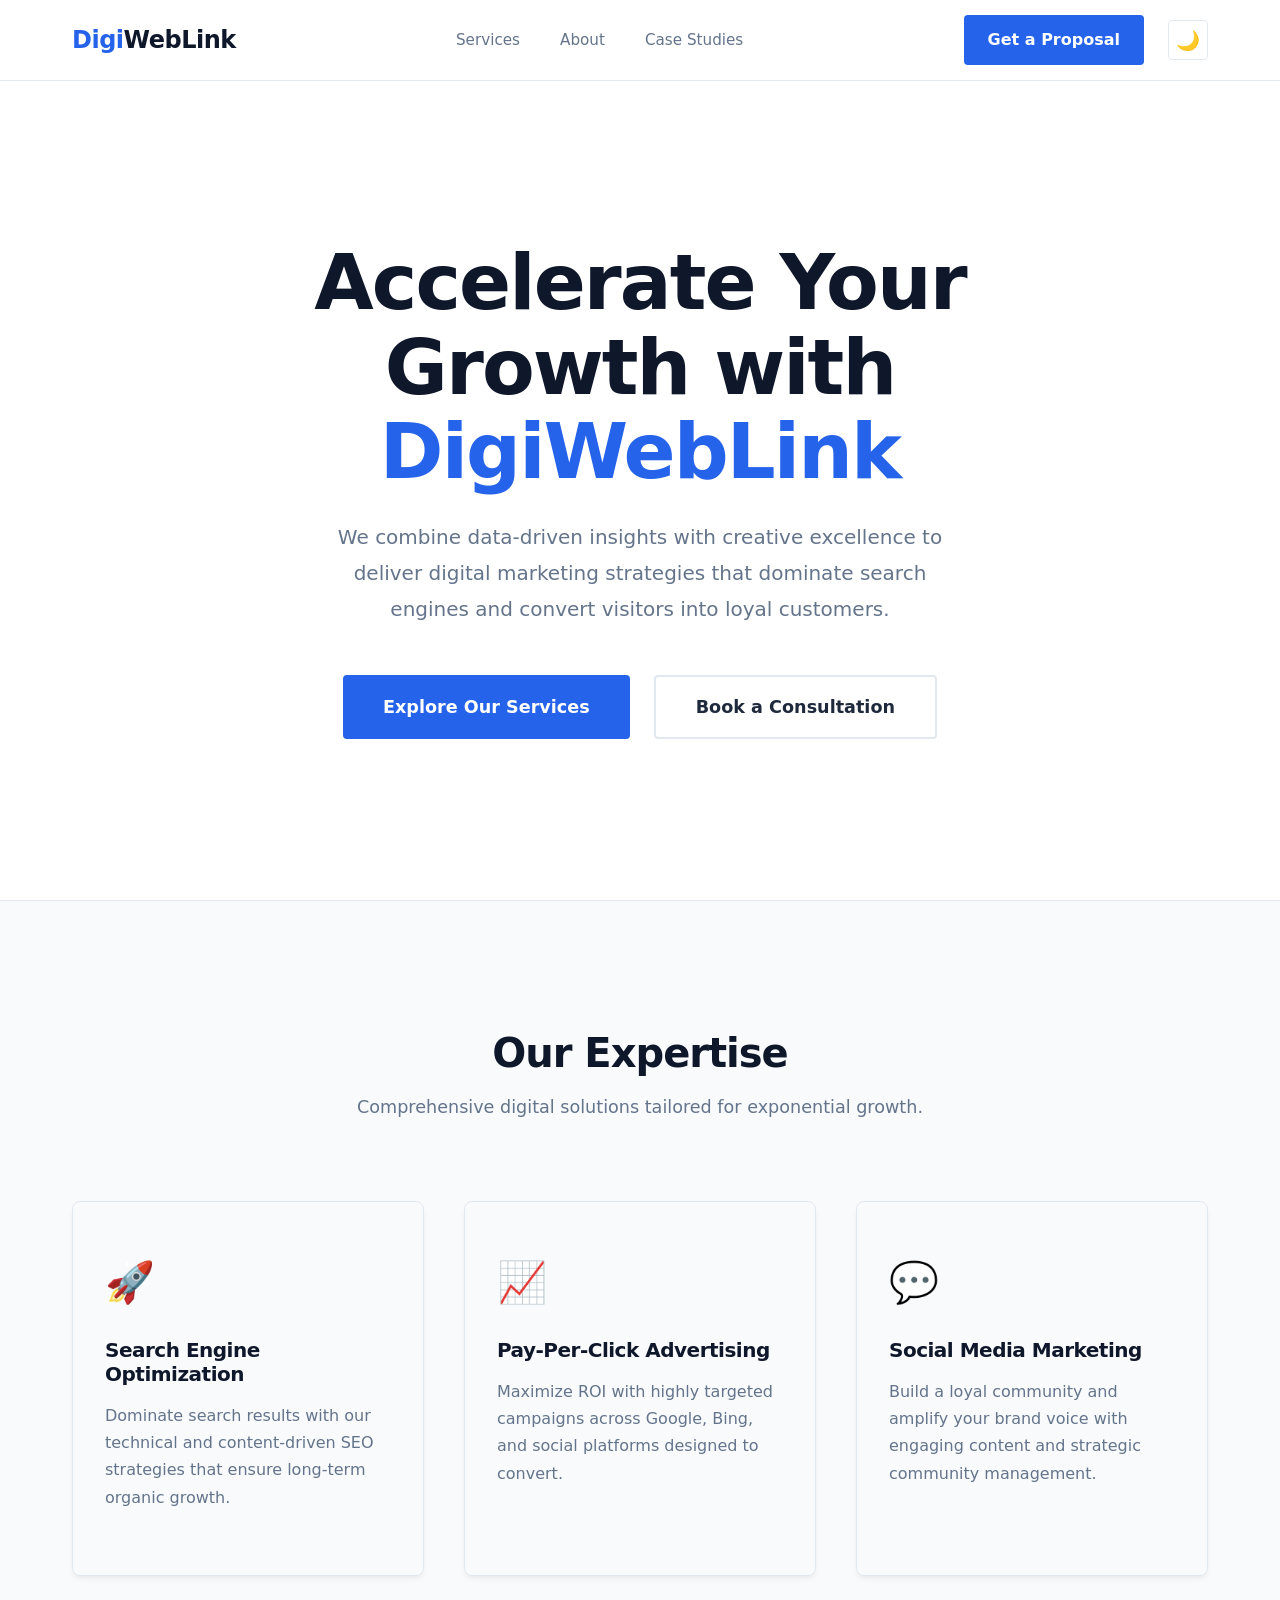
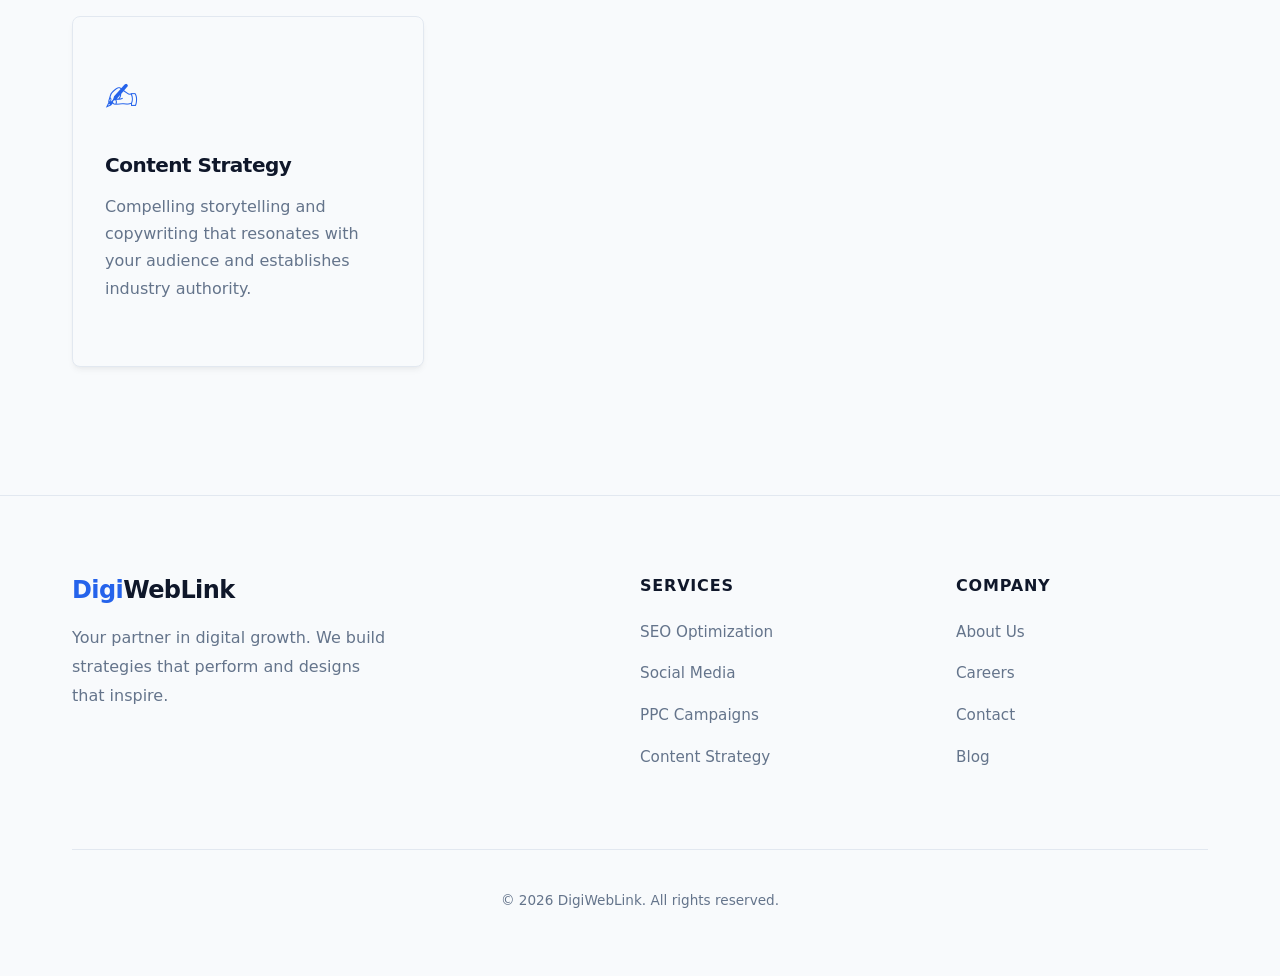
<file: index.html>
<!DOCTYPE html>
<html lang="en">
<head>
  <meta charset="UTF-8">
  <meta name="viewport" content="width=device-width, initial-scale=1.0">
  <title>DigiWebLink - Premium Digital Marketing Agency</title>
  <meta name="description" content="Accelerate your business growth with our cutting-edge digital marketing strategies. SEO, PPC, Social Media, and more by DigiWebLink.">
  
  <!-- Modular CSS -->
  <link rel="stylesheet" href="css/global.css">
  <link rel="stylesheet" href="css/layout/header.css">
  <link rel="stylesheet" href="css/layout/footer.css">
  <link rel="stylesheet" href="css/pages/home.css">
  
  <!-- Anti-flicker script for Theme -->
  <script>
    (function() {
      try {
        var savedTheme = localStorage.getItem('theme');
        if (savedTheme) {
          document.documentElement.setAttribute('data-theme', savedTheme);
        } else {
          var prefersDark = window.matchMedia('(prefers-color-scheme: dark)').matches;
          document.documentElement.setAttribute('data-theme', prefersDark ? 'dark' : 'light');
        }
      } catch (e) {}
    })();
  </script>
</head>
<body>
  <!-- Header -->
  <header class="header">
    <div class="container header-container">
      <a href="index.html" class="logo">
        <span class="text-highlight">Digi</span>WebLink
      </a>
      <nav class="nav-links">
        <a href="services.html" class="nav-link">Services</a>
        <a href="about.html" class="nav-link">About</a>
        <a href="case-studies.html" class="nav-link">Case Studies</a>
      </nav>
      <div class="header-actions">
        <a href="contact.html" class="btn btn-primary">Get a Proposal</a>
        <button id="theme-toggle" class="theme-toggle" aria-label="Toggle Dark/Light Mode">🌙</button>
      </div>
    </div>
  </header>

  <!-- Main Content -->
  <main class="page-wrapper">
    <!-- Hero Section -->
    <section class="hero">
      <div class="container hero-container animate-fade-in">
        <h1 class="hero-title">
          Accelerate Your Growth with <span class="text-highlight">DigiWebLink</span>
        </h1>
        <p class="hero-subtitle">
          We combine data-driven insights with creative excellence to deliver digital marketing strategies that dominate search engines and convert visitors into loyal customers.
        </p>
        <div class="hero-cta">
          <a href="services.html" class="btn btn-primary btn-lg">Explore Our Services</a>
          <a href="contact.html" class="btn btn-secondary btn-lg">Book a Consultation</a>
        </div>
      </div>
    </section>

    <!-- Services Summary Section -->
    <section class="services-summary">
      <div class="container">
        <div class="section-header">
          <h2 class="section-title">Our Expertise</h2>
          <p class="section-subtitle">Comprehensive digital solutions tailored for exponential growth.</p>
        </div>
        <div class="services-grid">
          <div class="service-card pro-card scroll-animate delay-1">
            <div class="service-icon">🚀</div>
            <h3 class="service-title">Search Engine Optimization</h3>
            <p class="service-desc">Dominate search results with our technical and content-driven SEO strategies that ensure long-term organic growth.</p>
          </div>
          <div class="service-card pro-card scroll-animate delay-2">
            <div class="service-icon">📈</div>
            <h3 class="service-title">Pay-Per-Click Advertising</h3>
            <p class="service-desc">Maximize ROI with highly targeted campaigns across Google, Bing, and social platforms designed to convert.</p>
          </div>
          <div class="service-card pro-card scroll-animate delay-3">
            <div class="service-icon">💬</div>
            <h3 class="service-title">Social Media Marketing</h3>
            <p class="service-desc">Build a loyal community and amplify your brand voice with engaging content and strategic community management.</p>
          </div>
          <div class="service-card pro-card scroll-animate delay-4">
            <div class="service-icon">✍️</div>
            <h3 class="service-title">Content Strategy</h3>
            <p class="service-desc">Compelling storytelling and copywriting that resonates with your audience and establishes industry authority.</p>
          </div>
        </div>
      </div>
    </section>
  </main>

  <!-- Footer -->
  <footer class="footer">
    <div class="container">
      <div class="footer-grid">
        <div class="footer-brand">
          <h2 class="footer-logo"><span class="text-highlight">Digi</span>WebLink</h2>
          <p class="footer-desc">Your partner in digital growth. We build strategies that perform and designs that inspire.</p>
        </div>
        <div class="footer-links">
          <h4 class="footer-heading">Services</h4>
          <ul>
            <li><a href="seo-optimization.html">SEO Optimization</a></li>
            <li><a href="social-media.html">Social Media</a></li>
            <li><a href="ppc-campaigns.html">PPC Campaigns</a></li>
            <li><a href="content-strategy.html">Content Strategy</a></li>
          </ul>
        </div>
        <div class="footer-links">
          <h4 class="footer-heading">Company</h4>
          <ul>
            <li><a href="about.html">About Us</a></li>
            <li><a href="careers.html">Careers</a></li>
            <li><a href="contact.html">Contact</a></li>
            <li><a href="blog.html">Blog</a></li>
          </ul>
        </div>
      </div>
      <div class="footer-bottom">
        <p>&copy; 2026 DigiWebLink. All rights reserved.</p>
      </div>
    </div>
  </footer>

  <script src="js/script.js"></script>
</body>
</html>
</file>
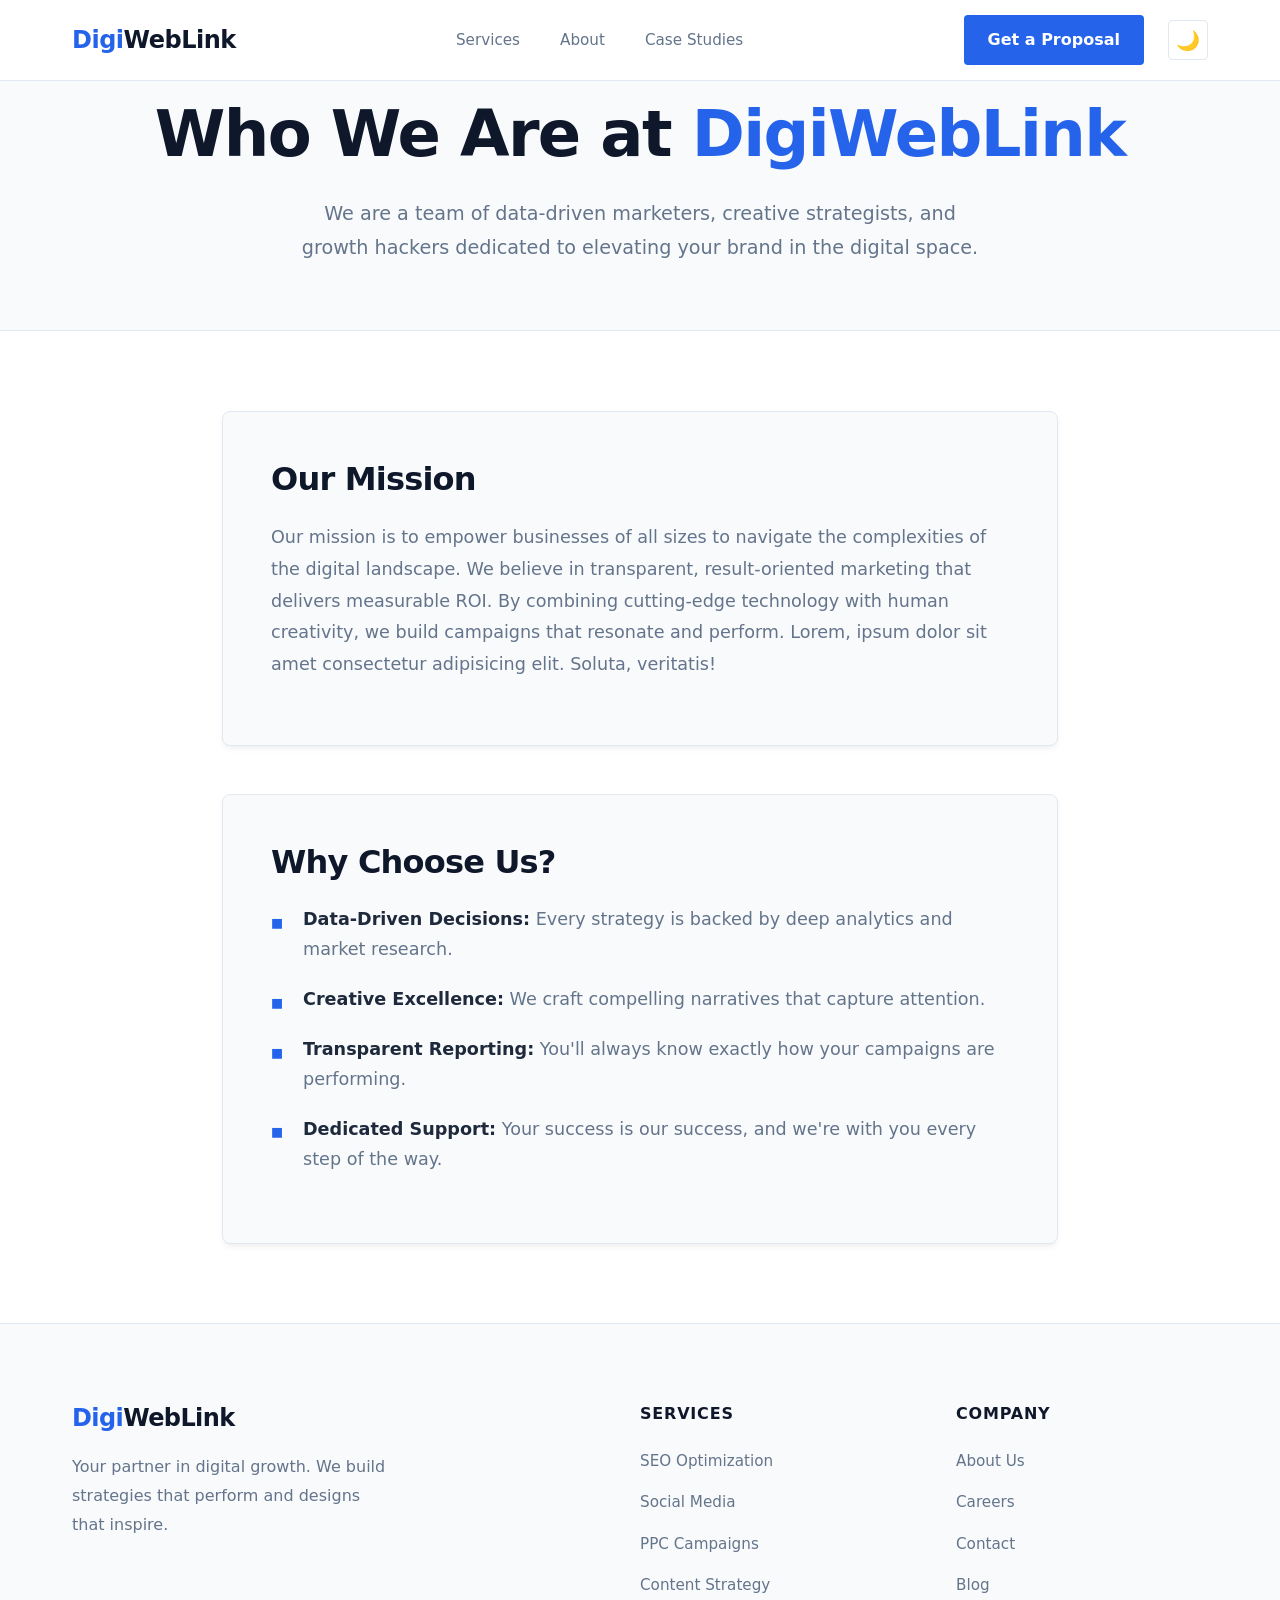
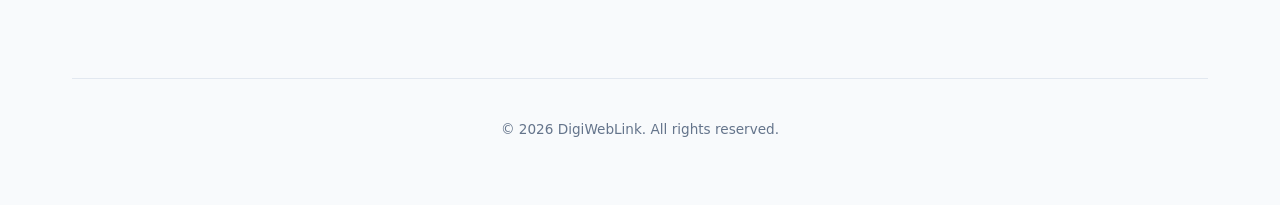
<file: about.html>
<!DOCTYPE html>
<html lang="en">
<head>
  <meta charset="UTF-8">
  <meta name="viewport" content="width=device-width, initial-scale=1.0">
  <title>About Us | DigiWebLink</title>
  <meta name="description" content="Learn more about DigiWebLink, our mission, and the team driving your digital marketing success.">
  
  <!-- Modular CSS -->
  <link rel="stylesheet" href="css/global.css">
  <link rel="stylesheet" href="css/layout/header.css">
  <link rel="stylesheet" href="css/layout/footer.css">
  <link rel="stylesheet" href="css/pages/about.css">
  
  <script>
    (function() {
      try {
        var savedTheme = localStorage.getItem('theme');
        if (savedTheme) { document.documentElement.setAttribute('data-theme', savedTheme); } 
        else { document.documentElement.setAttribute('data-theme', window.matchMedia('(prefers-color-scheme: dark)').matches ? 'dark' : 'light'); }
      } catch (e) {}
    })();
  </script>
</head>
<body>
  <!-- Header -->
  <header class="header">
    <div class="container header-container">
      <a href="index.html" class="logo"><span class="text-highlight">Digi</span>WebLink</a>
      <nav class="nav-links">
        <a href="services.html" class="nav-link">Services</a>
        <a href="about.html" class="nav-link">About</a>
        <a href="case-studies.html" class="nav-link">Case Studies</a>
      </nav>
      <div class="header-actions">
        <a href="contact.html" class="btn btn-primary">Get a Proposal</a>
        <button id="theme-toggle" class="theme-toggle" aria-label="Toggle Dark/Light Mode">🌙</button>
      </div>
    </div>
  </header>

  <!-- Main Content -->
  <main class="page-wrapper">
    <section class="about-hero">
      <div class="container about-container animate-fade-in">
        <h1 class="about-title">
          Who We Are at <span class="text-highlight">DigiWebLink</span>
        </h1>
        <p class="about-subtitle">
          We are a team of data-driven marketers, creative strategists, and growth hackers dedicated to elevating your brand in the digital space.
        </p>
      </div>
    </section>
    
    <section class="about-content container">
      <div class="pro-card about-card scroll-animate delay-1">
        <h2>Our Mission</h2>
        <p>Our mission is to empower businesses of all sizes to navigate the complexities of the digital landscape. We believe in transparent, result-oriented marketing that delivers measurable ROI. By combining cutting-edge technology with human creativity, we build campaigns that resonate and perform. Lorem, ipsum dolor sit amet consectetur adipisicing elit. Soluta, veritatis!</p>
      </div>
      <div class="pro-card about-card scroll-animate delay-2">
        <h2>Why Choose Us?</h2>
        <ul>
          <li><strong>Data-Driven Decisions:</strong> Every strategy is backed by deep analytics and market research.</li>
          <li><strong>Creative Excellence:</strong> We craft compelling narratives that capture attention.</li>
          <li><strong>Transparent Reporting:</strong> You'll always know exactly how your campaigns are performing.</li>
          <li><strong>Dedicated Support:</strong> Your success is our success, and we're with you every step of the way.</li>
        </ul>
      </div>
    </section>
  </main>

  <!-- Footer -->
  <footer class="footer">
    <div class="container">
      <div class="footer-grid">
        <div class="footer-brand">
          <h2 class="footer-logo"><span class="text-highlight">Digi</span>WebLink</h2>
          <p class="footer-desc">Your partner in digital growth. We build strategies that perform and designs that inspire.</p>
        </div>
        <div class="footer-links">
          <h4 class="footer-heading">Services</h4>
          <ul>
            <li><a href="seo-optimization.html">SEO Optimization</a></li>
            <li><a href="social-media.html">Social Media</a></li>
            <li><a href="ppc-campaigns.html">PPC Campaigns</a></li>
            <li><a href="content-strategy.html">Content Strategy</a></li>
          </ul>
        </div>
        <div class="footer-links">
          <h4 class="footer-heading">Company</h4>
          <ul>
            <li><a href="about.html">About Us</a></li>
            <li><a href="careers.html">Careers</a></li>
            <li><a href="contact.html">Contact</a></li>
            <li><a href="blog.html">Blog</a></li>
          </ul>
        </div>
      </div>
      <div class="footer-bottom">
        <p>&copy; 2026 DigiWebLink. All rights reserved.</p>
      </div>
    </div>
  </footer>

  <script src="js/script.js"></script>
</body>
</html>
</file>
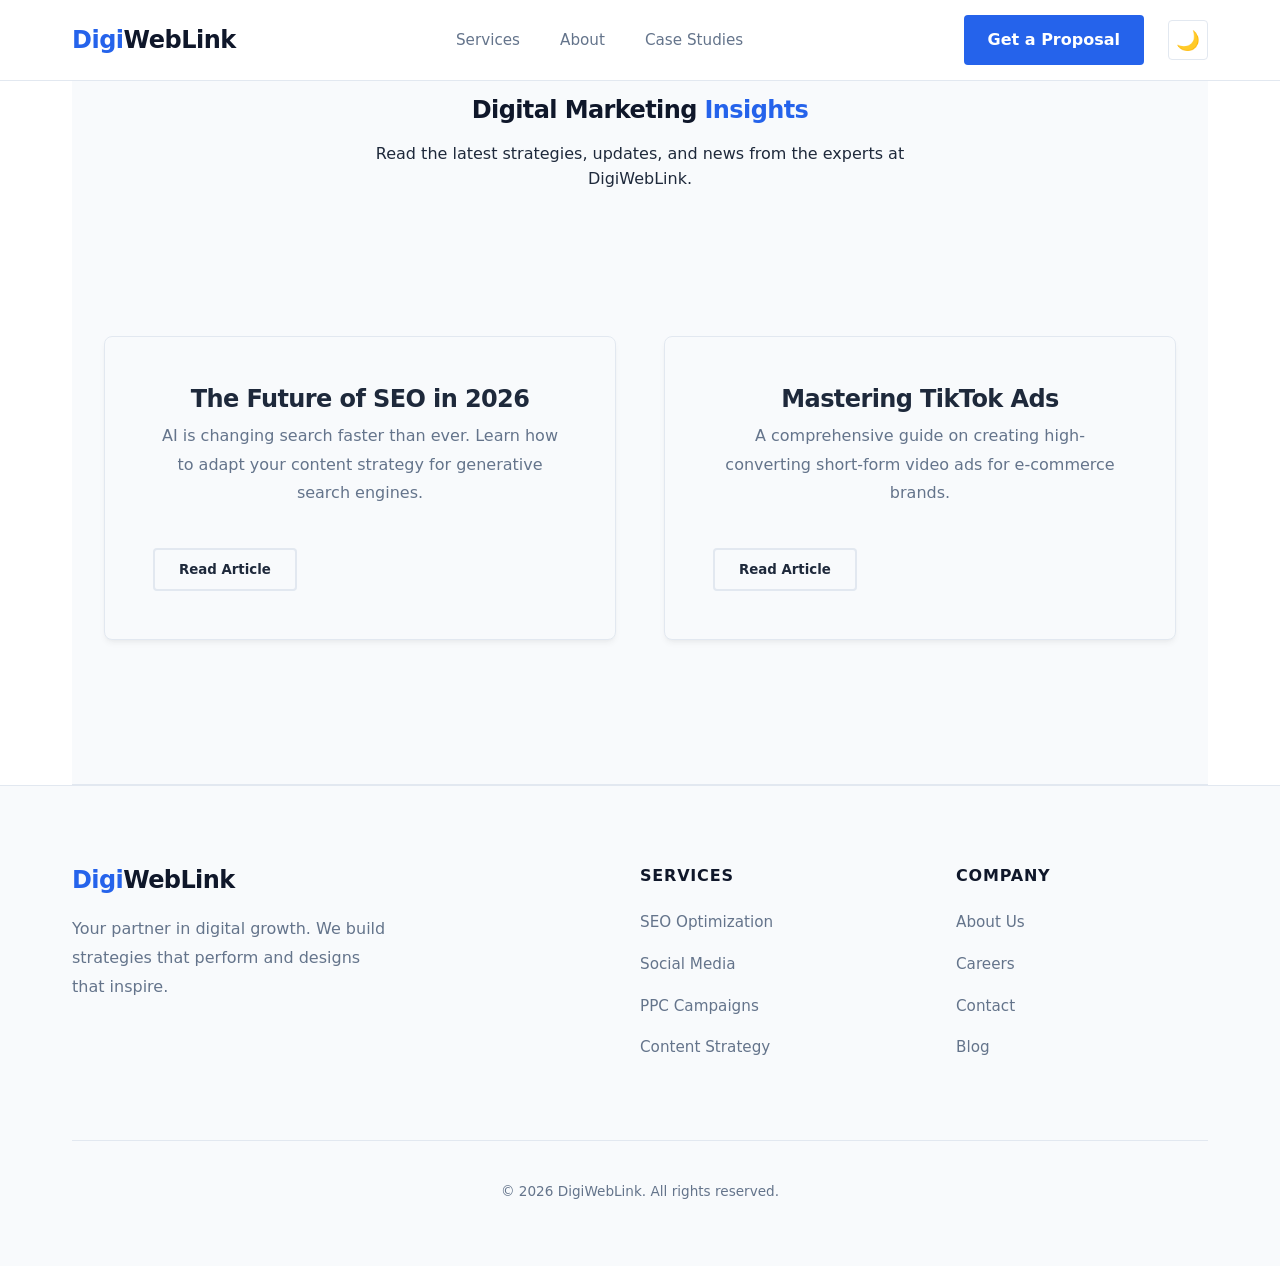
<file: blog.html>
<!DOCTYPE html>
<html lang="en">
<head>
  <meta charset="UTF-8">
  <meta name="viewport" content="width=device-width, initial-scale=1.0">
  <title>Blog | DigiWebLink</title>
  <link rel="stylesheet" href="css/global.css">
  <link rel="stylesheet" href="css/layout/header.css">
  <link rel="stylesheet" href="css/layout/footer.css">
  <link rel="stylesheet" href="css/pages/case-studies.css">
  <script>
    (function() {
      try {
        var savedTheme = localStorage.getItem('theme');
        if (savedTheme) { document.documentElement.setAttribute('data-theme', savedTheme); } 
        else { document.documentElement.setAttribute('data-theme', window.matchMedia('(prefers-color-scheme: dark)').matches ? 'dark' : 'light'); }
      } catch (e) {}
    })();
  </script>
</head>
<body>
  <header class="header">
    <div class="container header-container">
      <a href="index.html" class="logo"><span class="text-highlight">Digi</span>WebLink</a>
      <nav class="nav-links">
        <a href="services.html" class="nav-link">Services</a>
        <a href="about.html" class="nav-link">About</a>
        <a href="case-studies.html" class="nav-link">Case Studies</a>
      </nav>
      <div class="header-actions">
        <a href="contact.html" class="btn btn-primary">Get a Proposal</a>
        <button id="theme-toggle" class="theme-toggle" aria-label="Toggle Dark/Light Mode">🌙</button>
      </div>
    </div>
  </header>

  <main class="page-wrapper container animate-fade-in">
    <section class="case-studies-header">
      <h1 class="about-title">Digital Marketing <span class="text-highlight">Insights</span></h1>
      <p class="about-subtitle" style="margin: 0 auto 4rem; max-width: 600px;">
        Read the latest strategies, updates, and news from the experts at DigiWebLink.
      </p>
      
      <div class="case-studies-grid">
        <div class="pro-card case-study-card scroll-animate delay-1">
          <h3>The Future of SEO in 2026</h3>
          <p>AI is changing search faster than ever. Learn how to adapt your content strategy for generative search engines.</p>
          <button class="btn btn-secondary">Read Article</button>
        </div>

        <div class="pro-card case-study-card scroll-animate delay-2">
          <h3>Mastering TikTok Ads</h3>
          <p>A comprehensive guide on creating high-converting short-form video ads for e-commerce brands.</p>
          <button class="btn btn-secondary">Read Article</button>
        </div>
      </div>
    </section>
  </main>

  <footer class="footer">
    <div class="container">
      <div class="footer-grid">
        <div class="footer-brand">
          <h2 class="footer-logo"><span class="text-highlight">Digi</span>WebLink</h2>
          <p class="footer-desc">Your partner in digital growth. We build strategies that perform and designs that inspire.</p>
        </div>
        <div class="footer-links">
          <h4 class="footer-heading">Services</h4>
          <ul>
            <li><a href="seo-optimization.html">SEO Optimization</a></li>
            <li><a href="social-media.html">Social Media</a></li>
            <li><a href="ppc-campaigns.html">PPC Campaigns</a></li>
            <li><a href="content-strategy.html">Content Strategy</a></li>
          </ul>
        </div>
        <div class="footer-links">
          <h4 class="footer-heading">Company</h4>
          <ul>
            <li><a href="about.html">About Us</a></li>
            <li><a href="careers.html">Careers</a></li>
            <li><a href="contact.html">Contact</a></li>
            <li><a href="blog.html">Blog</a></li>
          </ul>
        </div>
      </div>
      <div class="footer-bottom">
        <p>&copy; 2026 DigiWebLink. All rights reserved.</p>
      </div>
    </div>
  </footer>
  <script src="js/script.js"></script>
</body>
</html>
</file>
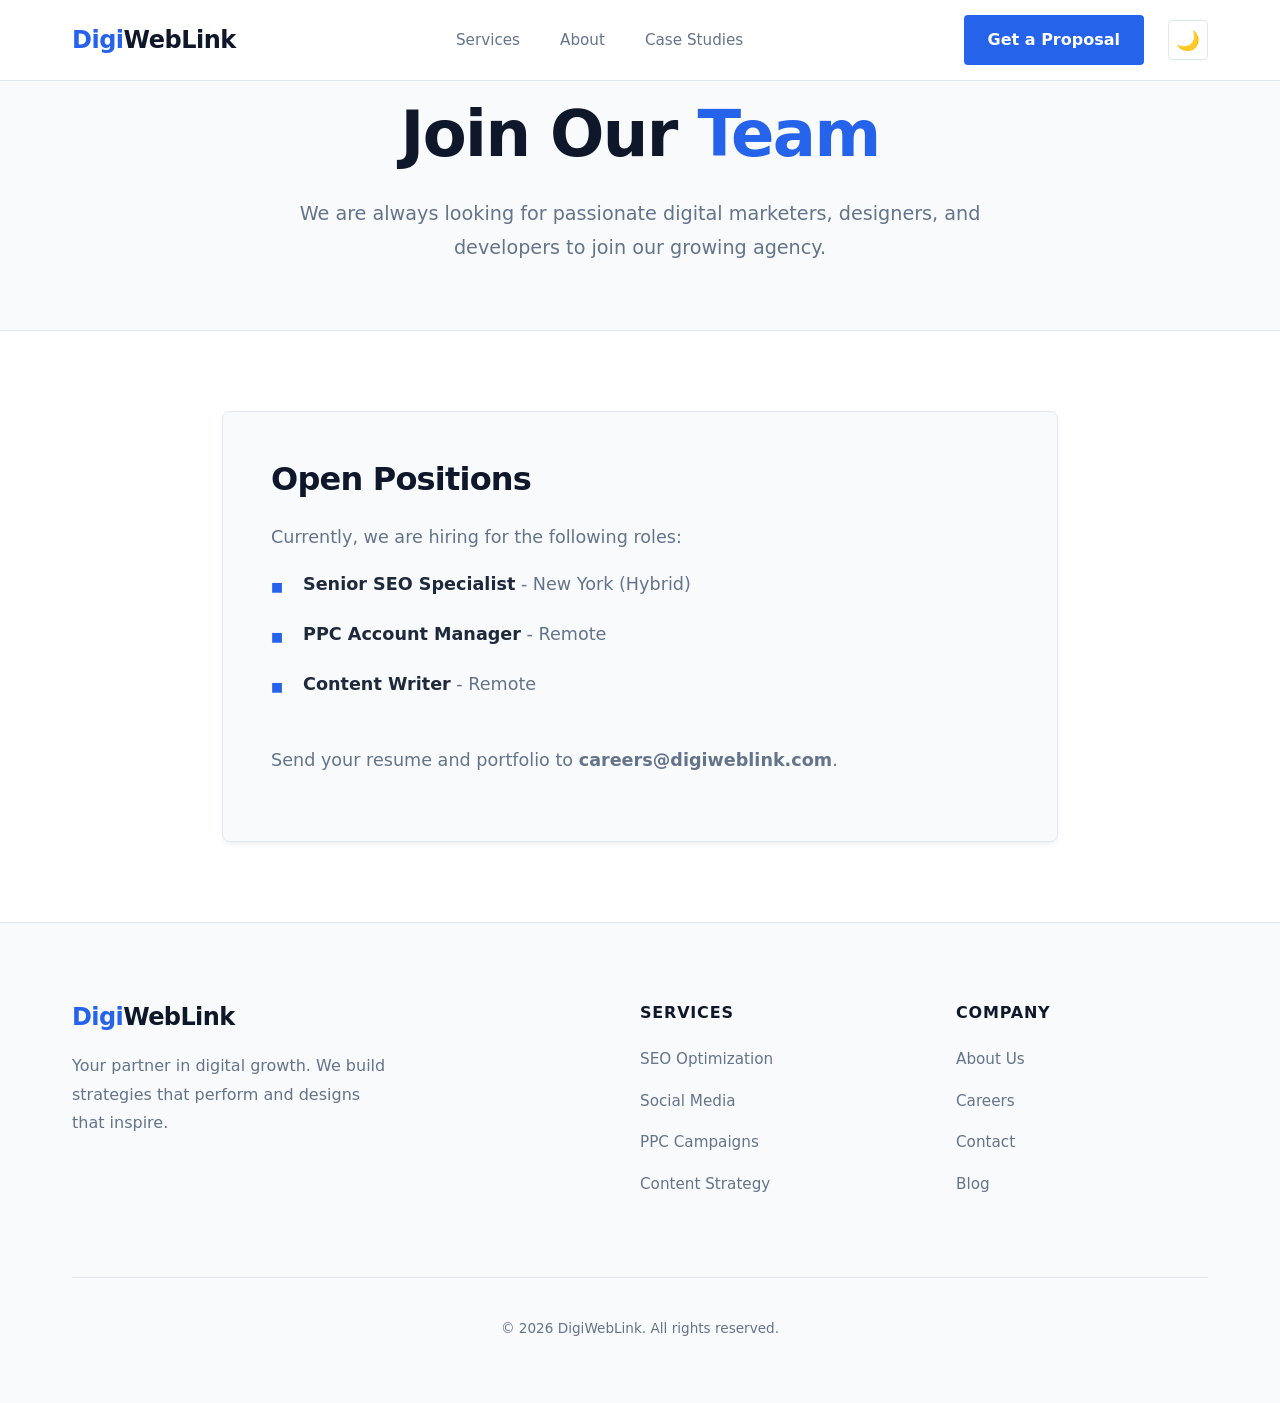
<file: careers.html>
<!DOCTYPE html>
<html lang="en">
<head>
  <meta charset="UTF-8">
  <meta name="viewport" content="width=device-width, initial-scale=1.0">
  <title>Careers | DigiWebLink</title>
  <link rel="stylesheet" href="css/global.css">
  <link rel="stylesheet" href="css/layout/header.css">
  <link rel="stylesheet" href="css/layout/footer.css">
  <link rel="stylesheet" href="css/pages/about.css">
  <script>
    (function() {
      try {
        var savedTheme = localStorage.getItem('theme');
        if (savedTheme) { document.documentElement.setAttribute('data-theme', savedTheme); } 
        else { document.documentElement.setAttribute('data-theme', window.matchMedia('(prefers-color-scheme: dark)').matches ? 'dark' : 'light'); }
      } catch (e) {}
    })();
  </script>
</head>
<body>
  <header class="header">
    <div class="container header-container">
      <a href="index.html" class="logo"><span class="text-highlight">Digi</span>WebLink</a>
      <nav class="nav-links">
        <a href="services.html" class="nav-link">Services</a>
        <a href="about.html" class="nav-link">About</a>
        <a href="case-studies.html" class="nav-link">Case Studies</a>
      </nav>
      <div class="header-actions">
        <a href="contact.html" class="btn btn-primary">Get a Proposal</a>
        <button id="theme-toggle" class="theme-toggle" aria-label="Toggle Dark/Light Mode">🌙</button>
      </div>
    </div>
  </header>

  <main class="page-wrapper">
    <section class="about-hero">
      <div class="container about-container animate-fade-in">
        <h1 class="about-title">Join Our <span class="text-highlight">Team</span></h1>
        <p class="about-subtitle">We are always looking for passionate digital marketers, designers, and developers to join our growing agency.</p>
      </div>
    </section>
    <section class="about-content container">
      <div class="pro-card about-card scroll-animate delay-1">
        <h2>Open Positions</h2>
        <p>Currently, we are hiring for the following roles:</p>
        <ul>
          <li><strong>Senior SEO Specialist</strong> - New York (Hybrid)</li>
          <li><strong>PPC Account Manager</strong> - Remote</li>
          <li><strong>Content Writer</strong> - Remote</li>
        </ul>
        <br>
        <p>Send your resume and portfolio to <strong>careers@digiweblink.com</strong>.</p>
      </div>
    </section>
  </main>

  <footer class="footer">
    <div class="container">
      <div class="footer-grid">
        <div class="footer-brand">
          <h2 class="footer-logo"><span class="text-highlight">Digi</span>WebLink</h2>
          <p class="footer-desc">Your partner in digital growth. We build strategies that perform and designs that inspire.</p>
        </div>
        <div class="footer-links">
          <h4 class="footer-heading">Services</h4>
          <ul>
            <li><a href="seo-optimization.html">SEO Optimization</a></li>
            <li><a href="social-media.html">Social Media</a></li>
            <li><a href="ppc-campaigns.html">PPC Campaigns</a></li>
            <li><a href="content-strategy.html">Content Strategy</a></li>
          </ul>
        </div>
        <div class="footer-links">
          <h4 class="footer-heading">Company</h4>
          <ul>
            <li><a href="about.html">About Us</a></li>
            <li><a href="careers.html">Careers</a></li>
            <li><a href="contact.html">Contact</a></li>
            <li><a href="blog.html">Blog</a></li>
          </ul>
        </div>
      </div>
      <div class="footer-bottom">
        <p>&copy; 2026 DigiWebLink. All rights reserved.</p>
      </div>
    </div>
  </footer>
  <script src="js/script.js"></script>
</body>
</html>
</file>
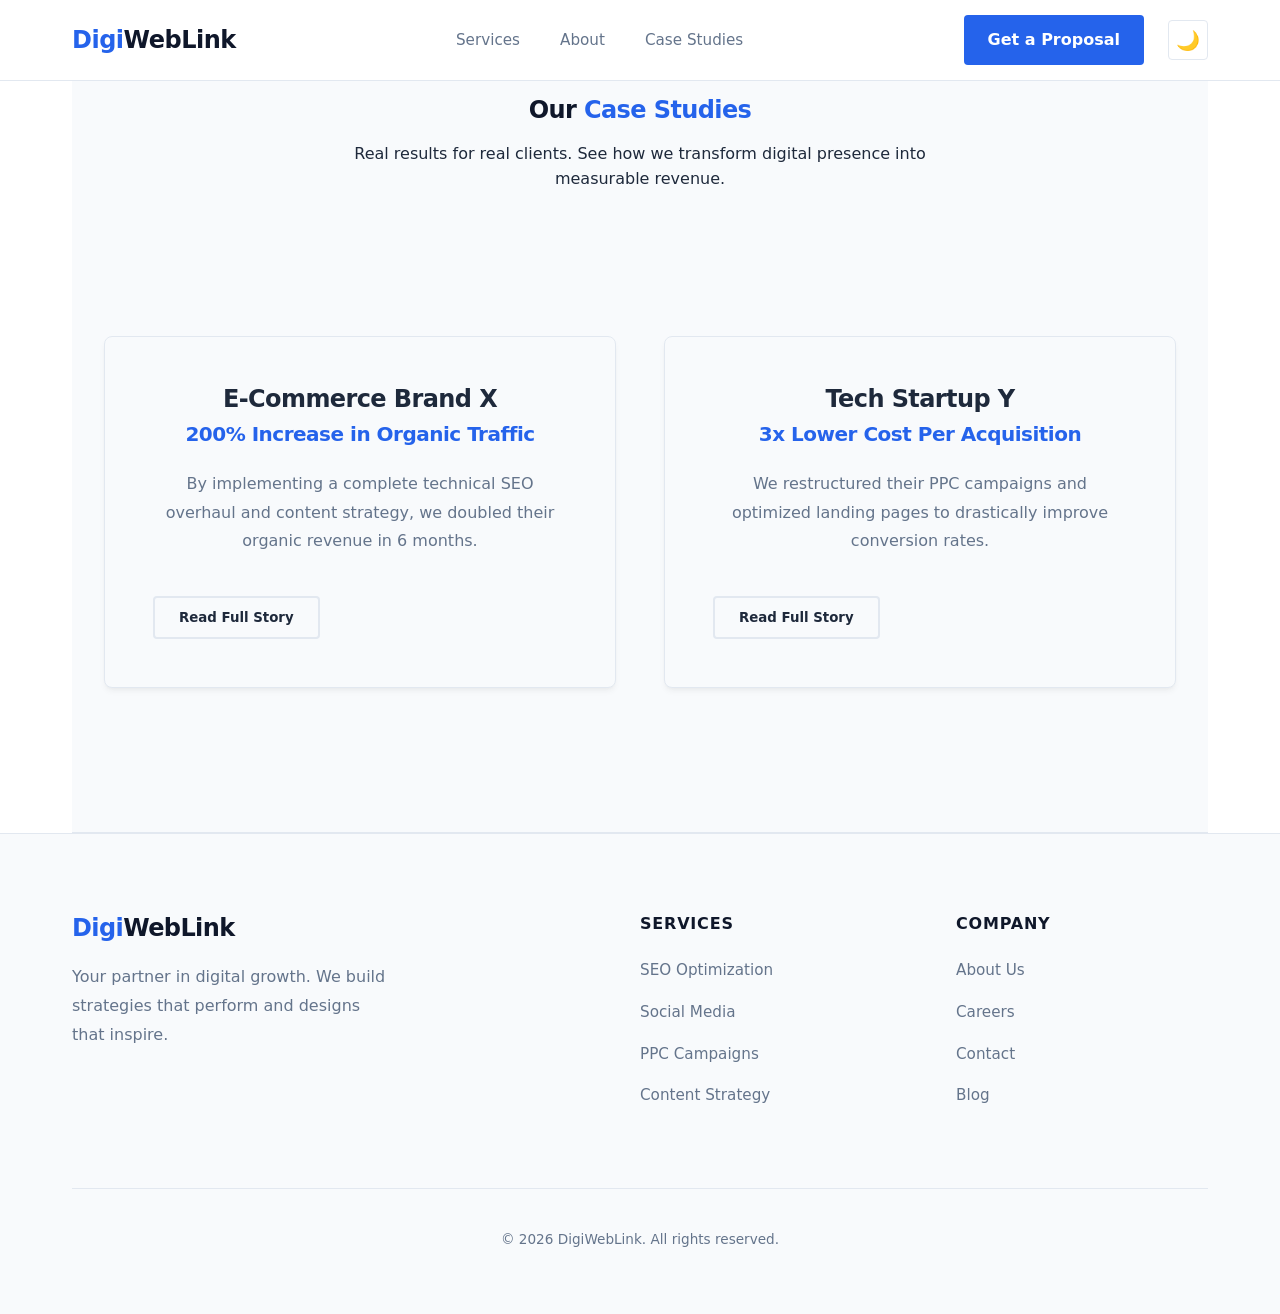
<file: case-studies.html>
<!DOCTYPE html>
<html lang="en">
<head>
  <meta charset="UTF-8">
  <meta name="viewport" content="width=device-width, initial-scale=1.0">
  <title>Case Studies | DigiWebLink</title>
  <meta name="description" content="Discover how we've helped businesses achieve explosive growth through data-driven digital marketing.">
  
  <!-- Modular CSS -->
  <link rel="stylesheet" href="css/global.css">
  <link rel="stylesheet" href="css/layout/header.css">
  <link rel="stylesheet" href="css/layout/footer.css">
  <link rel="stylesheet" href="css/pages/case-studies.css">
  
  <script>
    (function() {
      try {
        var savedTheme = localStorage.getItem('theme');
        if (savedTheme) { document.documentElement.setAttribute('data-theme', savedTheme); } 
        else { document.documentElement.setAttribute('data-theme', window.matchMedia('(prefers-color-scheme: dark)').matches ? 'dark' : 'light'); }
      } catch (e) {}
    })();
  </script>
</head>
<body>
  <!-- Header -->
  <header class="header">
    <div class="container header-container">
      <a href="index.html" class="logo"><span class="text-highlight">Digi</span>WebLink</a>
      <nav class="nav-links">
        <a href="services.html" class="nav-link">Services</a>
        <a href="about.html" class="nav-link">About</a>
        <a href="case-studies.html" class="nav-link">Case Studies</a>
      </nav>
      <div class="header-actions">
        <a href="contact.html" class="btn btn-primary">Get a Proposal</a>
        <button id="theme-toggle" class="theme-toggle" aria-label="Toggle Dark/Light Mode">🌙</button>
      </div>
    </div>
  </header>

  <!-- Main Content -->
  <main class="page-wrapper container animate-fade-in">
    <section class="case-studies-header">
      <h1 class="about-title">Our <span class="text-highlight">Case Studies</span></h1>
      <p class="about-subtitle" style="margin: 0 auto 4rem; max-width: 600px;">
        Real results for real clients. See how we transform digital presence into measurable revenue.
      </p>
      
      <div class="case-studies-grid">
        <div class="pro-card case-study-card scroll-animate delay-1">
          <h3>E-Commerce Brand X</h3>
          <h4>200% Increase in Organic Traffic</h4>
          <p>By implementing a complete technical SEO overhaul and content strategy, we doubled their organic revenue in 6 months.</p>
          <button class="btn btn-secondary">Read Full Story</button>
        </div>

        <div class="pro-card case-study-card scroll-animate delay-2">
          <h3>Tech Startup Y</h3>
          <h4>3x Lower Cost Per Acquisition</h4>
          <p>We restructured their PPC campaigns and optimized landing pages to drastically improve conversion rates.</p>
          <button class="btn btn-secondary">Read Full Story</button>
        </div>
      </div>
    </section>
  </main>

  <!-- Footer -->
  <footer class="footer">
    <div class="container">
      <div class="footer-grid">
        <div class="footer-brand">
          <h2 class="footer-logo"><span class="text-highlight">Digi</span>WebLink</h2>
          <p class="footer-desc">Your partner in digital growth. We build strategies that perform and designs that inspire.</p>
        </div>
        <div class="footer-links">
          <h4 class="footer-heading">Services</h4>
          <ul>
            <li><a href="seo-optimization.html">SEO Optimization</a></li>
            <li><a href="social-media.html">Social Media</a></li>
            <li><a href="ppc-campaigns.html">PPC Campaigns</a></li>
            <li><a href="content-strategy.html">Content Strategy</a></li>
          </ul>
        </div>
        <div class="footer-links">
          <h4 class="footer-heading">Company</h4>
          <ul>
            <li><a href="about.html">About Us</a></li>
            <li><a href="careers.html">Careers</a></li>
            <li><a href="contact.html">Contact</a></li>
            <li><a href="blog.html">Blog</a></li>
          </ul>
        </div>
      </div>
      <div class="footer-bottom">
        <p>&copy; 2026 DigiWebLink. All rights reserved.</p>
      </div>
    </div>
  </footer>

  <script src="js/script.js"></script>
</body>
</html>
</file>
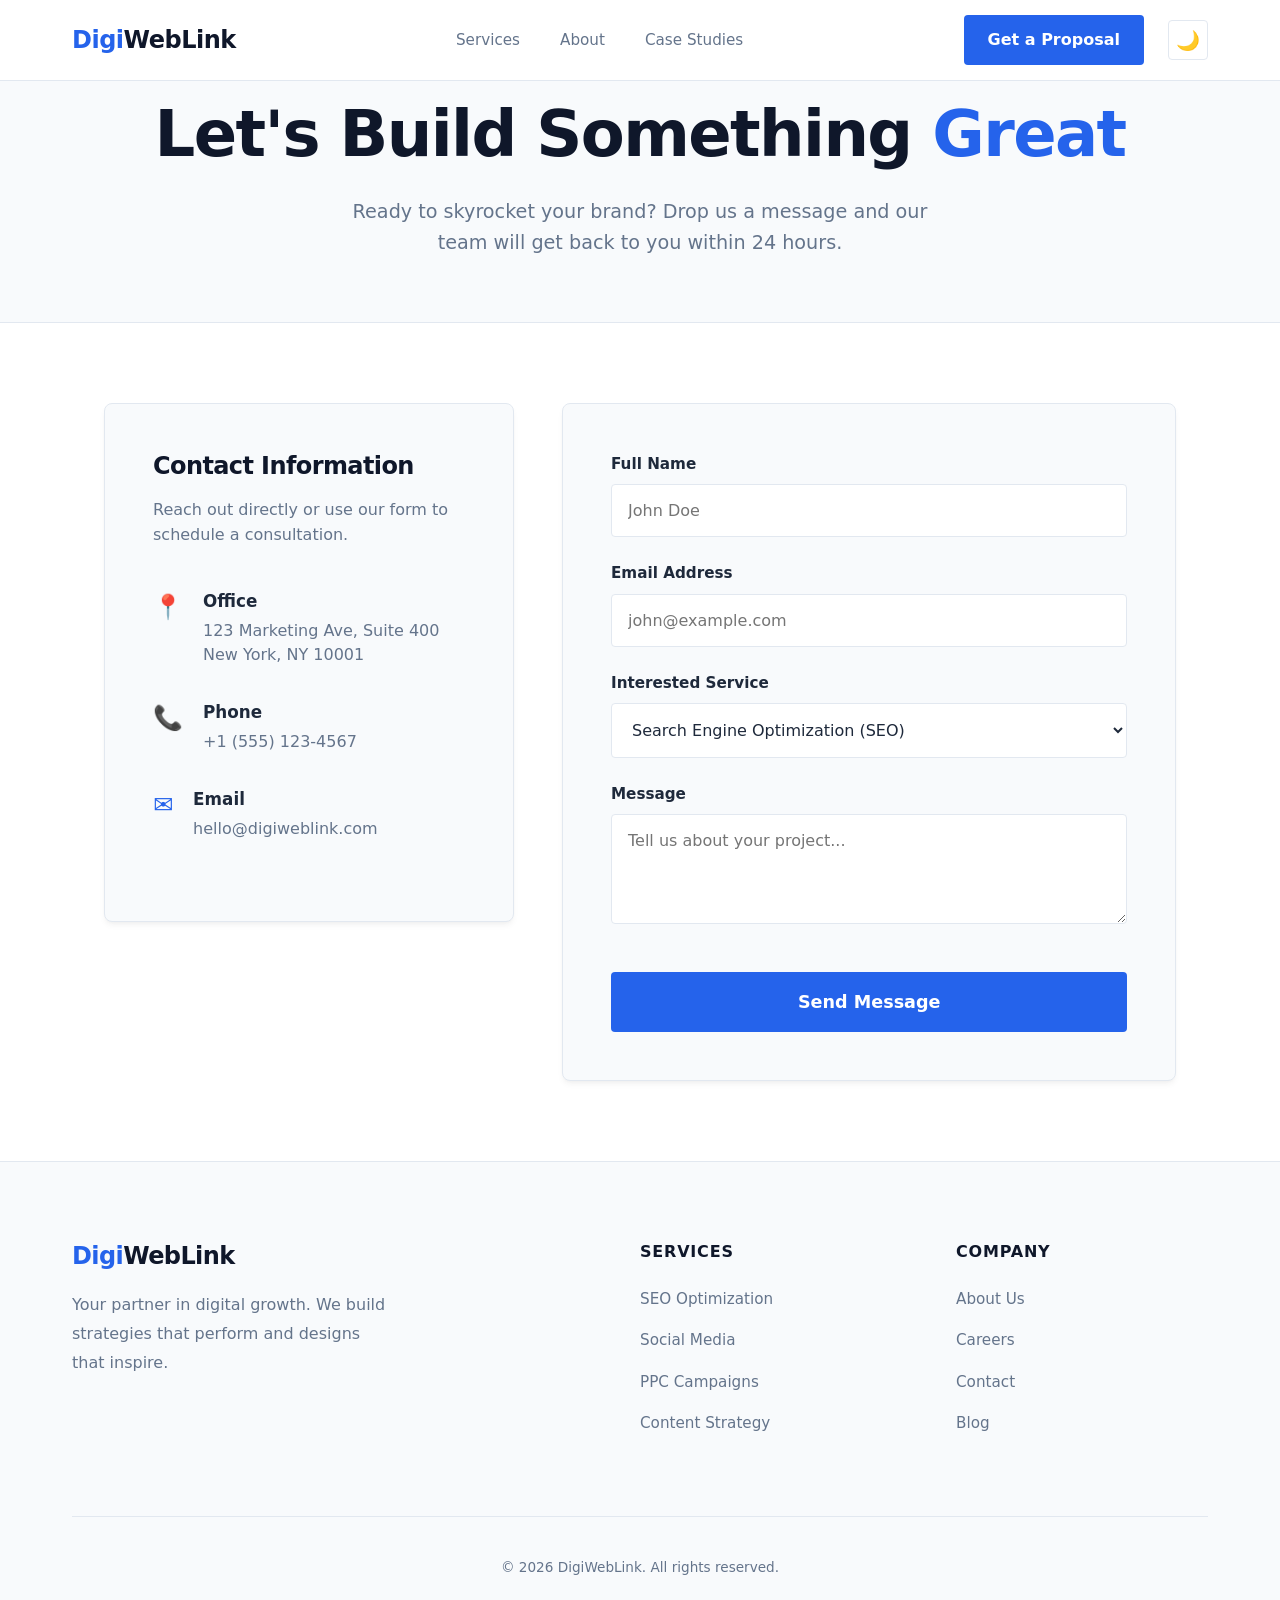
<file: contact.html>
<!DOCTYPE html>
<html lang="en">
<head>
  <meta charset="UTF-8">
  <meta name="viewport" content="width=device-width, initial-scale=1.0">
  <title>Contact Us | DigiWebLink</title>
  <meta name="description" content="Get in touch with DigiWebLink to start your next successful digital marketing campaign.">
  
  <!-- Modular CSS -->
  <link rel="stylesheet" href="css/global.css">
  <link rel="stylesheet" href="css/layout/header.css">
  <link rel="stylesheet" href="css/layout/footer.css">
  <link rel="stylesheet" href="css/pages/contact.css">
  
  <script>
    (function() {
      try {
        var savedTheme = localStorage.getItem('theme');
        if (savedTheme) { document.documentElement.setAttribute('data-theme', savedTheme); } 
        else { document.documentElement.setAttribute('data-theme', window.matchMedia('(prefers-color-scheme: dark)').matches ? 'dark' : 'light'); }
      } catch (e) {}
    })();
  </script>
</head>
<body>
  <!-- Header -->
  <header class="header">
    <div class="container header-container">
      <a href="index.html" class="logo"><span class="text-highlight">Digi</span>WebLink</a>
      <nav class="nav-links">
        <a href="services.html" class="nav-link">Services</a>
        <a href="about.html" class="nav-link">About</a>
        <a href="case-studies.html" class="nav-link">Case Studies</a>
      </nav>
      <div class="header-actions">
        <a href="contact.html" class="btn btn-primary">Get a Proposal</a>
        <button id="theme-toggle" class="theme-toggle" aria-label="Toggle Dark/Light Mode">🌙</button>
      </div>
    </div>
  </header>

  <!-- Main Content -->
  <main class="page-wrapper">
    <section class="contact-header">
      <div class="container text-center animate-fade-in">
        <h1 class="contact-title">Let's Build Something <span class="text-highlight">Great</span></h1>
        <p class="contact-subtitle">Ready to skyrocket your brand? Drop us a message and our team will get back to you within 24 hours.</p>
      </div>
    </section>

    <section class="contact-content container">
      <div class="contact-grid">
        <div class="pro-card contact-info scroll-animate delay-1">
          <h3>Contact Information</h3>
          <p>Reach out directly or use our form to schedule a consultation.</p>
          
          <div class="info-item">
            <span class="icon">📍</span>
            <div>
              <strong>Office</strong>
              <p>123 Marketing Ave, Suite 400<br/>New York, NY 10001</p>
            </div>
          </div>
          <div class="info-item">
            <span class="icon">📞</span>
            <div>
              <strong>Phone</strong>
              <p>+1 (555) 123-4567</p>
            </div>
          </div>
          <div class="info-item">
            <span class="icon">✉️</span>
            <div>
              <strong>Email</strong>
              <p>hello@digiweblink.com</p>
            </div>
          </div>
        </div>

        <div class="pro-card contact-form-wrapper scroll-animate delay-2">
          <form class="contact-form">
            <div class="form-group">
              <label for="name">Full Name</label>
              <input type="text" id="name" placeholder="John Doe" required>
            </div>
            <div class="form-group">
              <label for="email">Email Address</label>
              <input type="email" id="email" placeholder="john@example.com" required>
            </div>
            <div class="form-group">
              <label for="service">Interested Service</label>
              <select id="service">
                <option>Search Engine Optimization (SEO)</option>
                <option>Pay-Per-Click (PPC)</option>
                <option>Social Media Marketing</option>
                <option>Content Strategy</option>
                <option>Full Digital Audit</option>
              </select>
            </div>
            <div class="form-group">
              <label for="message">Message</label>
              <textarea id="message" rows="4" placeholder="Tell us about your project..." required></textarea>
            </div>
            <button type="button" class="btn btn-primary submit-btn">Send Message</button>
          </form>
        </div>
      </div>
    </section>
  </main>

  <!-- Footer -->
  <footer class="footer">
    <div class="container">
      <div class="footer-grid">
        <div class="footer-brand">
          <h2 class="footer-logo"><span class="text-highlight">Digi</span>WebLink</h2>
          <p class="footer-desc">Your partner in digital growth. We build strategies that perform and designs that inspire.</p>
        </div>
        <div class="footer-links">
          <h4 class="footer-heading">Services</h4>
          <ul>
            <li><a href="seo-optimization.html">SEO Optimization</a></li>
            <li><a href="social-media.html">Social Media</a></li>
            <li><a href="ppc-campaigns.html">PPC Campaigns</a></li>
            <li><a href="content-strategy.html">Content Strategy</a></li>
          </ul>
        </div>
        <div class="footer-links">
          <h4 class="footer-heading">Company</h4>
          <ul>
            <li><a href="about.html">About Us</a></li>
            <li><a href="careers.html">Careers</a></li>
            <li><a href="contact.html">Contact</a></li>
            <li><a href="blog.html">Blog</a></li>
          </ul>
        </div>
      </div>
      <div class="footer-bottom">
        <p>&copy; 2026 DigiWebLink. All rights reserved.</p>
      </div>
    </div>
  </footer>

  <script src="js/script.js"></script>
</body>
</html>
</file>
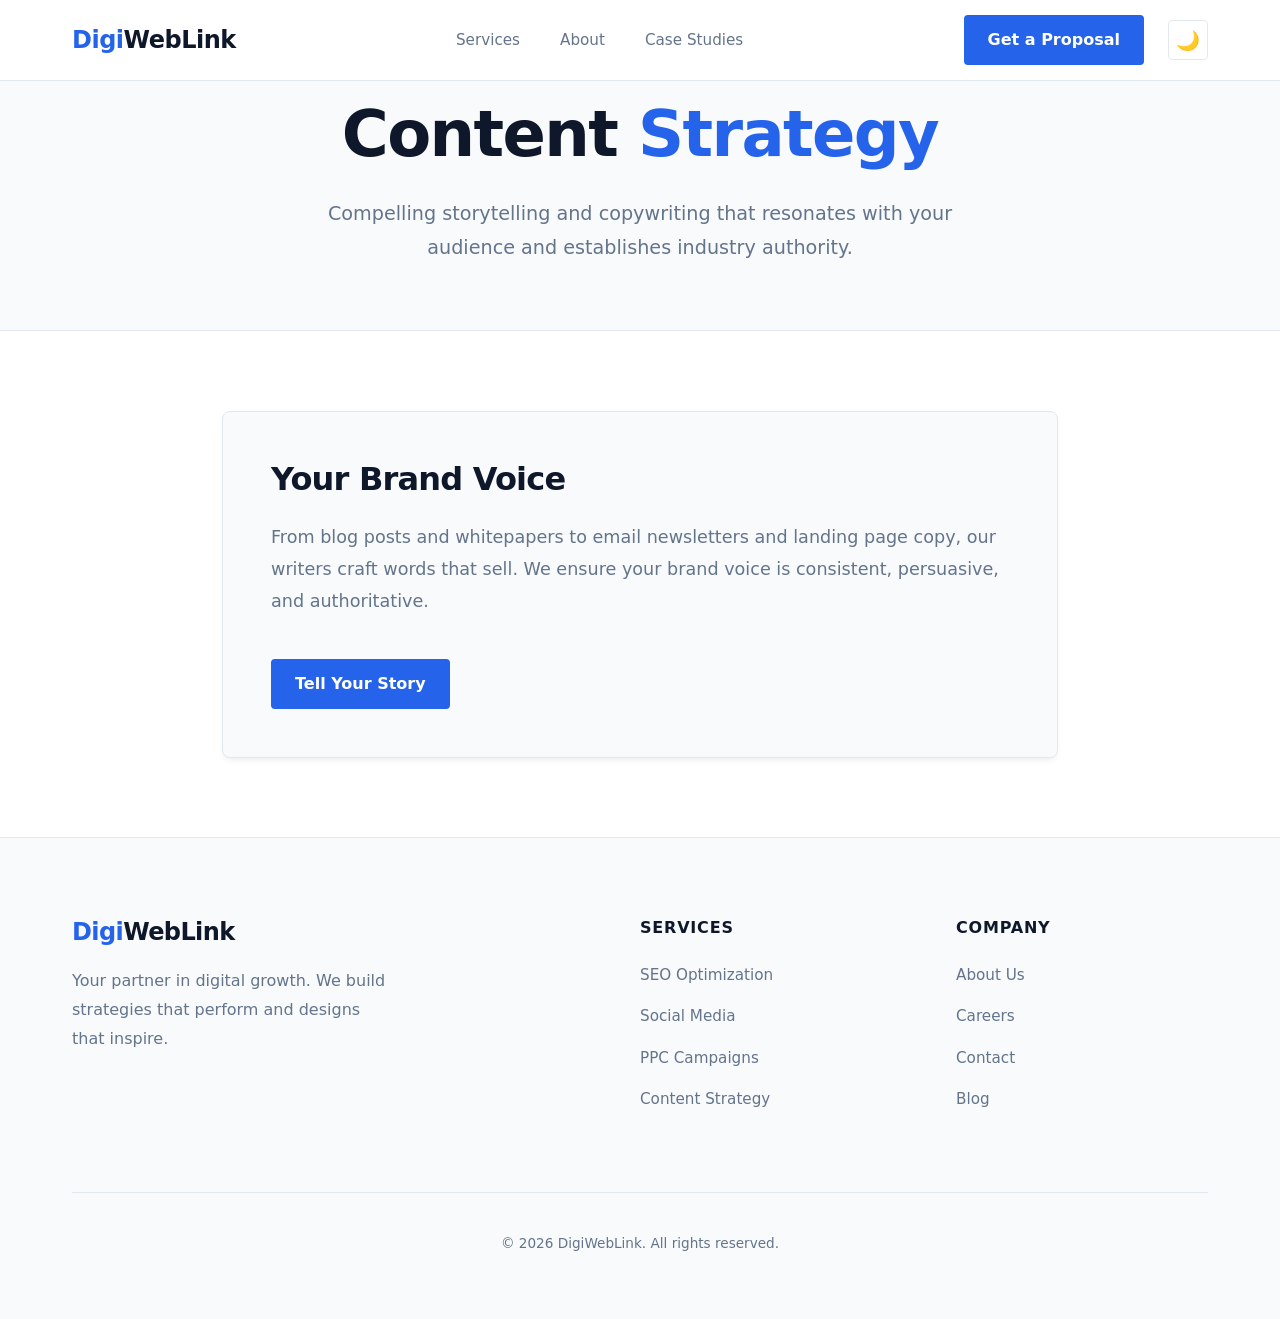
<file: content-strategy.html>
<!DOCTYPE html>
<html lang="en">
<head>
  <meta charset="UTF-8">
  <meta name="viewport" content="width=device-width, initial-scale=1.0">
  <title>Content Strategy | DigiWebLink</title>
  <link rel="stylesheet" href="css/global.css">
  <link rel="stylesheet" href="css/layout/header.css">
  <link rel="stylesheet" href="css/layout/footer.css">
  <link rel="stylesheet" href="css/pages/about.css">
  <script>
    (function() {
      try {
        var savedTheme = localStorage.getItem('theme');
        if (savedTheme) { document.documentElement.setAttribute('data-theme', savedTheme); } 
        else { document.documentElement.setAttribute('data-theme', window.matchMedia('(prefers-color-scheme: dark)').matches ? 'dark' : 'light'); }
      } catch (e) {}
    })();
  </script>
</head>
<body>
  <header class="header">
    <div class="container header-container">
      <a href="index.html" class="logo"><span class="text-highlight">Digi</span>WebLink</a>
      <nav class="nav-links">
        <a href="services.html" class="nav-link">Services</a>
        <a href="about.html" class="nav-link">About</a>
        <a href="case-studies.html" class="nav-link">Case Studies</a>
      </nav>
      <div class="header-actions">
        <a href="contact.html" class="btn btn-primary">Get a Proposal</a>
        <button id="theme-toggle" class="theme-toggle" aria-label="Toggle Dark/Light Mode">🌙</button>
      </div>
    </div>
  </header>

  <main class="page-wrapper">
    <section class="about-hero">
      <div class="container about-container animate-fade-in">
        <h1 class="about-title">Content <span class="text-highlight">Strategy</span></h1>
        <p class="about-subtitle">Compelling storytelling and copywriting that resonates with your audience and establishes industry authority.</p>
      </div>
    </section>
    <section class="about-content container">
      <div class="pro-card about-card scroll-animate delay-1">
        <h2>Your Brand Voice</h2>
        <p>From blog posts and whitepapers to email newsletters and landing page copy, our writers craft words that sell. We ensure your brand voice is consistent, persuasive, and authoritative.</p>
        <br>
        <a href="contact.html" class="btn btn-primary">Tell Your Story</a>
      </div>
    </section>
  </main>

  <footer class="footer">
    <div class="container">
      <div class="footer-grid">
        <div class="footer-brand">
          <h2 class="footer-logo"><span class="text-highlight">Digi</span>WebLink</h2>
          <p class="footer-desc">Your partner in digital growth. We build strategies that perform and designs that inspire.</p>
        </div>
        <div class="footer-links">
          <h4 class="footer-heading">Services</h4>
          <ul>
            <li><a href="seo-optimization.html">SEO Optimization</a></li>
            <li><a href="social-media.html">Social Media</a></li>
            <li><a href="ppc-campaigns.html">PPC Campaigns</a></li>
            <li><a href="content-strategy.html">Content Strategy</a></li>
          </ul>
        </div>
        <div class="footer-links">
          <h4 class="footer-heading">Company</h4>
          <ul>
            <li><a href="about.html">About Us</a></li>
            <li><a href="careers.html">Careers</a></li>
            <li><a href="contact.html">Contact</a></li>
            <li><a href="blog.html">Blog</a></li>
          </ul>
        </div>
      </div>
      <div class="footer-bottom">
        <p>&copy; 2026 DigiWebLink. All rights reserved.</p>
      </div>
    </div>
  </footer>
  <script src="js/script.js"></script>
</body>
</html>
</file>
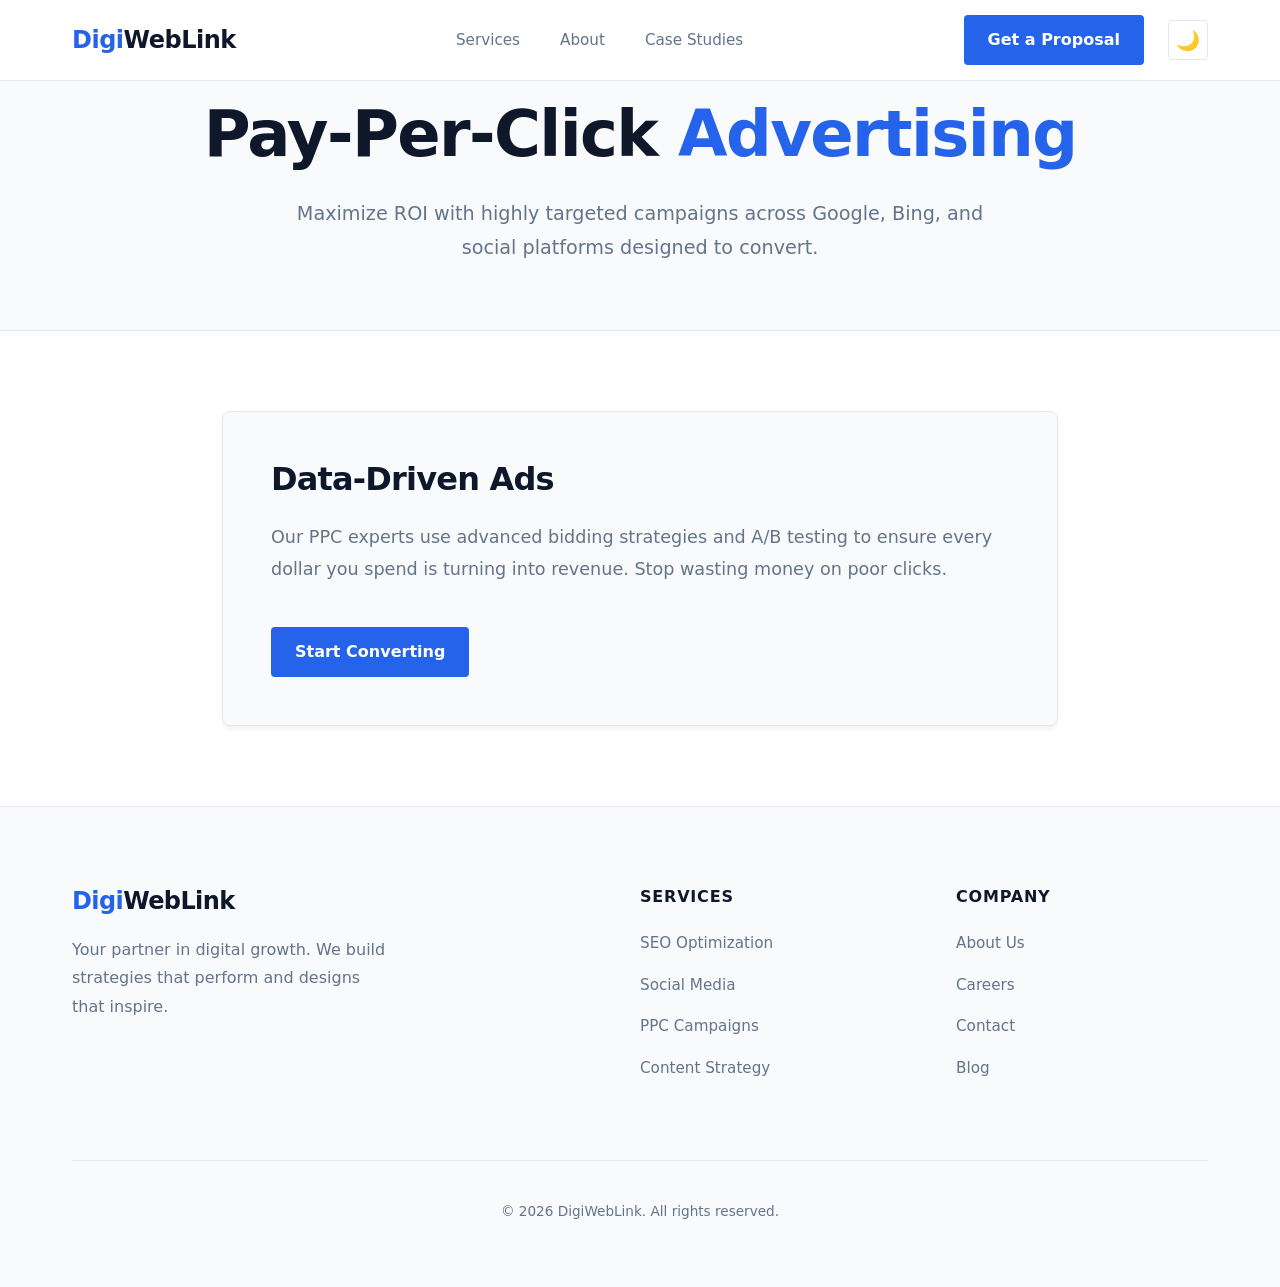
<file: ppc-campaigns.html>
<!DOCTYPE html>
<html lang="en">
<head>
  <meta charset="UTF-8">
  <meta name="viewport" content="width=device-width, initial-scale=1.0">
  <title>PPC Campaigns | DigiWebLink</title>
  <link rel="stylesheet" href="css/global.css">
  <link rel="stylesheet" href="css/layout/header.css">
  <link rel="stylesheet" href="css/layout/footer.css">
  <link rel="stylesheet" href="css/pages/about.css">
  <script>
    (function() {
      try {
        var savedTheme = localStorage.getItem('theme');
        if (savedTheme) { document.documentElement.setAttribute('data-theme', savedTheme); } 
        else { document.documentElement.setAttribute('data-theme', window.matchMedia('(prefers-color-scheme: dark)').matches ? 'dark' : 'light'); }
      } catch (e) {}
    })();
  </script>
</head>
<body>
  <header class="header">
    <div class="container header-container">
      <a href="index.html" class="logo"><span class="text-highlight">Digi</span>WebLink</a>
      <nav class="nav-links">
        <a href="services.html" class="nav-link">Services</a>
        <a href="about.html" class="nav-link">About</a>
        <a href="case-studies.html" class="nav-link">Case Studies</a>
      </nav>
      <div class="header-actions">
        <a href="contact.html" class="btn btn-primary">Get a Proposal</a>
        <button id="theme-toggle" class="theme-toggle" aria-label="Toggle Dark/Light Mode">🌙</button>
      </div>
    </div>
  </header>

  <main class="page-wrapper">
    <section class="about-hero">
      <div class="container about-container animate-fade-in">
        <h1 class="about-title">Pay-Per-Click <span class="text-highlight">Advertising</span></h1>
        <p class="about-subtitle">Maximize ROI with highly targeted campaigns across Google, Bing, and social platforms designed to convert.</p>
      </div>
    </section>
    <section class="about-content container">
      <div class="pro-card about-card scroll-animate delay-1">
        <h2>Data-Driven Ads</h2>
        <p>Our PPC experts use advanced bidding strategies and A/B testing to ensure every dollar you spend is turning into revenue. Stop wasting money on poor clicks.</p>
        <br>
        <a href="contact.html" class="btn btn-primary">Start Converting</a>
      </div>
    </section>
  </main>

  <footer class="footer">
    <div class="container">
      <div class="footer-grid">
        <div class="footer-brand">
          <h2 class="footer-logo"><span class="text-highlight">Digi</span>WebLink</h2>
          <p class="footer-desc">Your partner in digital growth. We build strategies that perform and designs that inspire.</p>
        </div>
        <div class="footer-links">
          <h4 class="footer-heading">Services</h4>
          <ul>
            <li><a href="seo-optimization.html">SEO Optimization</a></li>
            <li><a href="social-media.html">Social Media</a></li>
            <li><a href="ppc-campaigns.html">PPC Campaigns</a></li>
            <li><a href="content-strategy.html">Content Strategy</a></li>
          </ul>
        </div>
        <div class="footer-links">
          <h4 class="footer-heading">Company</h4>
          <ul>
            <li><a href="about.html">About Us</a></li>
            <li><a href="careers.html">Careers</a></li>
            <li><a href="contact.html">Contact</a></li>
            <li><a href="blog.html">Blog</a></li>
          </ul>
        </div>
      </div>
      <div class="footer-bottom">
        <p>&copy; 2026 DigiWebLink. All rights reserved.</p>
      </div>
    </div>
  </footer>
  <script src="js/script.js"></script>
</body>
</html>
</file>
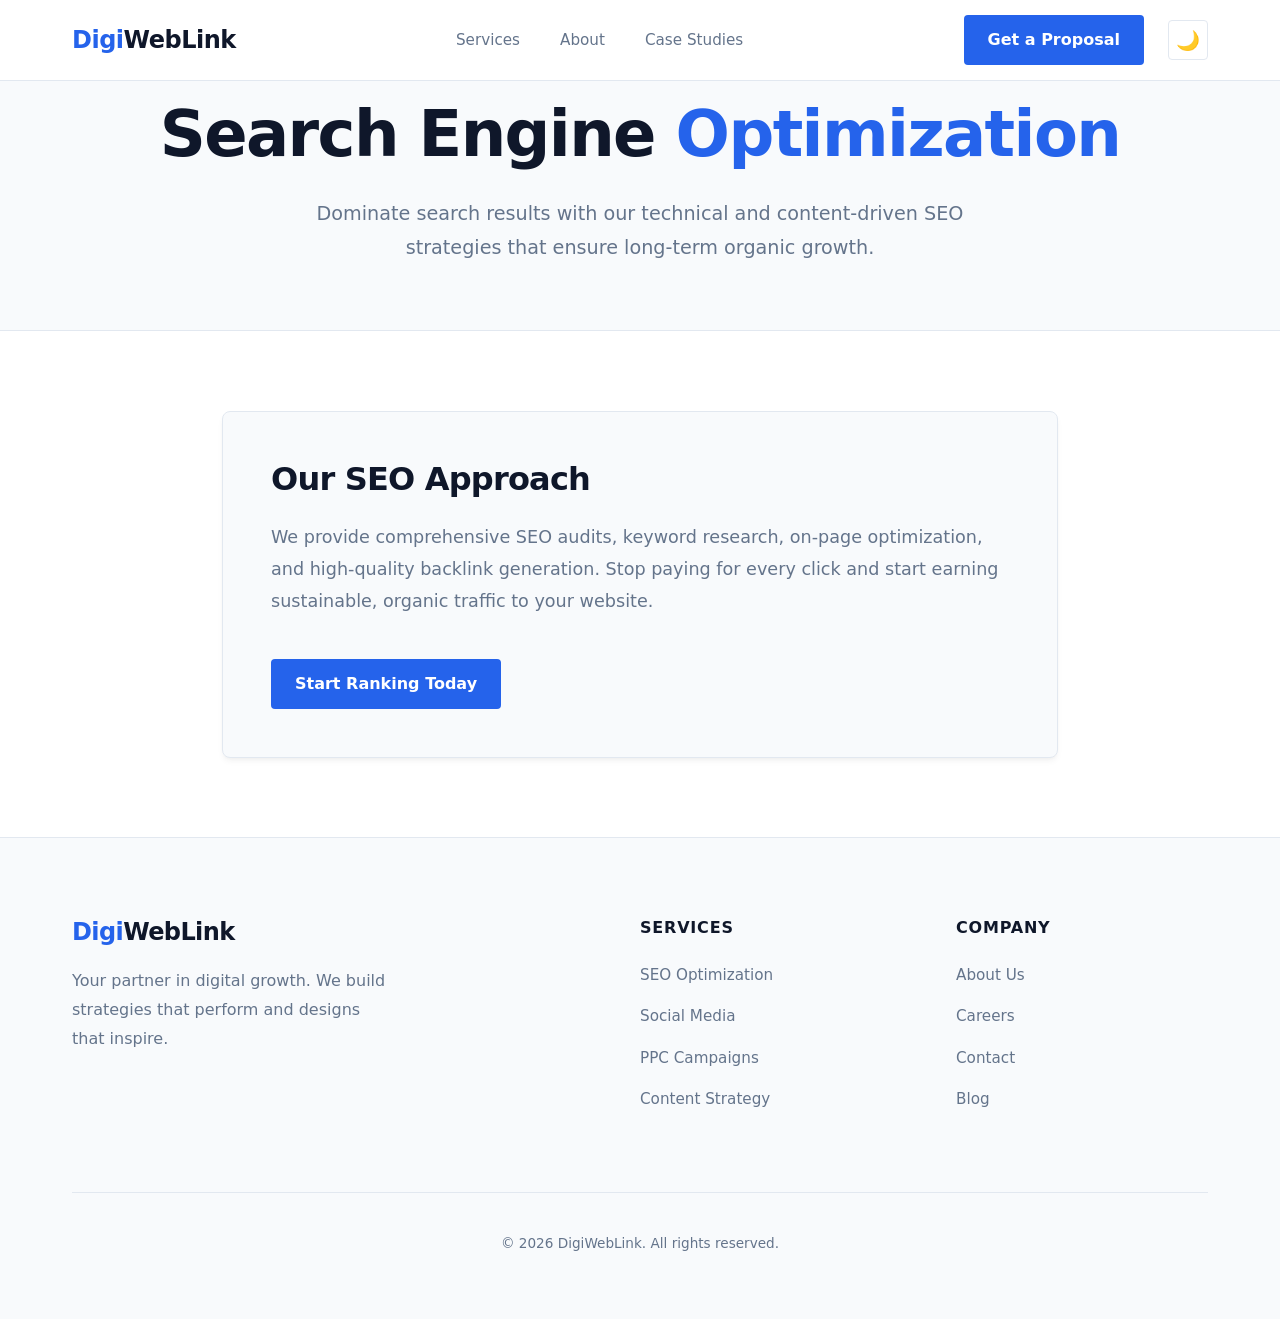
<file: seo-optimization.html>
<!DOCTYPE html>
<html lang="en">
<head>
  <meta charset="UTF-8">
  <meta name="viewport" content="width=device-width, initial-scale=1.0">
  <title>SEO Optimization | DigiWebLink</title>
  <link rel="stylesheet" href="css/global.css">
  <link rel="stylesheet" href="css/layout/header.css">
  <link rel="stylesheet" href="css/layout/footer.css">
  <link rel="stylesheet" href="css/pages/about.css">
  <script>
    (function() {
      try {
        var savedTheme = localStorage.getItem('theme');
        if (savedTheme) { document.documentElement.setAttribute('data-theme', savedTheme); } 
        else { document.documentElement.setAttribute('data-theme', window.matchMedia('(prefers-color-scheme: dark)').matches ? 'dark' : 'light'); }
      } catch (e) {}
    })();
  </script>
</head>
<body>
  <header class="header">
    <div class="container header-container">
      <a href="index.html" class="logo"><span class="text-highlight">Digi</span>WebLink</a>
      <nav class="nav-links">
        <a href="services.html" class="nav-link">Services</a>
        <a href="about.html" class="nav-link">About</a>
        <a href="case-studies.html" class="nav-link">Case Studies</a>
      </nav>
      <div class="header-actions">
        <a href="contact.html" class="btn btn-primary">Get a Proposal</a>
        <button id="theme-toggle" class="theme-toggle" aria-label="Toggle Dark/Light Mode">🌙</button>
      </div>
    </div>
  </header>

  <main class="page-wrapper">
    <section class="about-hero">
      <div class="container about-container animate-fade-in">
        <h1 class="about-title">Search Engine <span class="text-highlight">Optimization</span></h1>
        <p class="about-subtitle">Dominate search results with our technical and content-driven SEO strategies that ensure long-term organic growth.</p>
      </div>
    </section>
    <section class="about-content container">
      <div class="pro-card about-card scroll-animate delay-1">
        <h2>Our SEO Approach</h2>
        <p>We provide comprehensive SEO audits, keyword research, on-page optimization, and high-quality backlink generation. Stop paying for every click and start earning sustainable, organic traffic to your website.</p>
        <br>
        <a href="contact.html" class="btn btn-primary">Start Ranking Today</a>
      </div>
    </section>
  </main>

  <!-- We will run a script to fix footers globally later -->
  <footer class="footer">
    <div class="container">
      <div class="footer-grid">
        <div class="footer-brand">
          <h2 class="footer-logo"><span class="text-highlight">Digi</span>WebLink</h2>
          <p class="footer-desc">Your partner in digital growth. We build strategies that perform and designs that inspire.</p>
        </div>
        <div class="footer-links">
          <h4 class="footer-heading">Services</h4>
          <ul>
            <li><a href="seo-optimization.html">SEO Optimization</a></li>
            <li><a href="social-media.html">Social Media</a></li>
            <li><a href="ppc-campaigns.html">PPC Campaigns</a></li>
            <li><a href="content-strategy.html">Content Strategy</a></li>
          </ul>
        </div>
        <div class="footer-links">
          <h4 class="footer-heading">Company</h4>
          <ul>
            <li><a href="about.html">About Us</a></li>
            <li><a href="careers.html">Careers</a></li>
            <li><a href="contact.html">Contact</a></li>
            <li><a href="blog.html">Blog</a></li>
          </ul>
        </div>
      </div>
      <div class="footer-bottom">
        <p>&copy; 2026 DigiWebLink. All rights reserved.</p>
      </div>
    </div>
  </footer>
  <script src="js/script.js"></script>
</body>
</html>
</file>
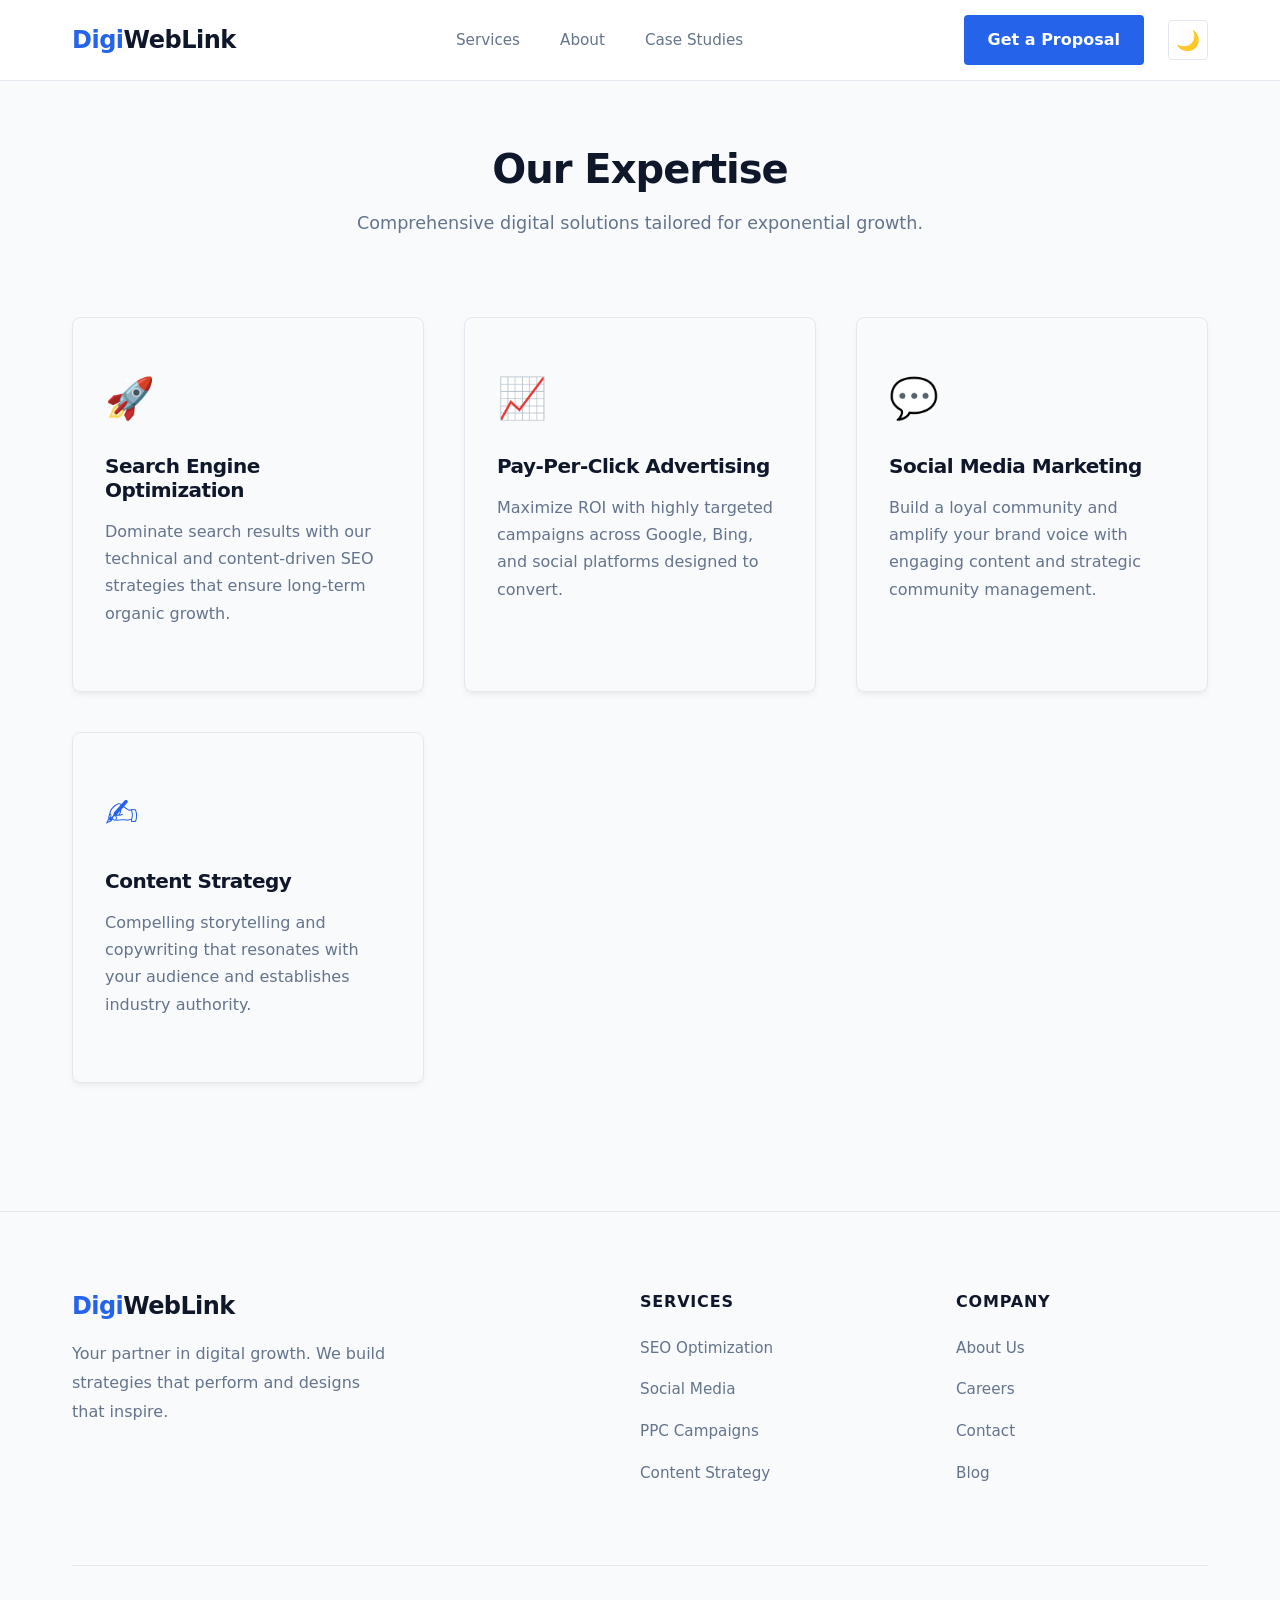
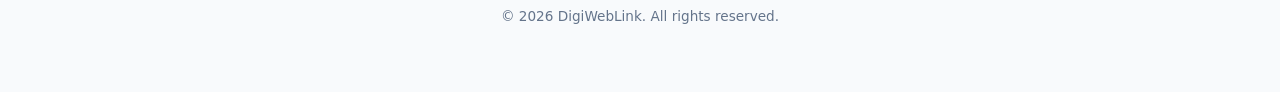
<file: services.html>
<!DOCTYPE html>
<html lang="en">
<head>
  <meta charset="UTF-8">
  <meta name="viewport" content="width=device-width, initial-scale=1.0">
  <title>Services | DigiWebLink</title>
  <meta name="description" content="Explore our comprehensive digital marketing services.">
  
  <!-- Modular CSS -->
  <link rel="stylesheet" href="css/global.css">
  <link rel="stylesheet" href="css/layout/header.css">
  <link rel="stylesheet" href="css/layout/footer.css">
  <link rel="stylesheet" href="css/pages/home.css"> <!-- Services uses the same layout as home summary -->
  
  <script>
    (function() {
      try {
        var savedTheme = localStorage.getItem('theme');
        if (savedTheme) { document.documentElement.setAttribute('data-theme', savedTheme); } 
        else { document.documentElement.setAttribute('data-theme', window.matchMedia('(prefers-color-scheme: dark)').matches ? 'dark' : 'light'); }
      } catch (e) {}
    })();
  </script>
</head>
<body>
  <!-- Header -->
  <header class="header">
    <div class="container header-container">
      <a href="index.html" class="logo"><span class="text-highlight">Digi</span>WebLink</a>
      <nav class="nav-links">
        <a href="services.html" class="nav-link">Services</a>
        <a href="about.html" class="nav-link">About</a>
        <a href="case-studies.html" class="nav-link">Case Studies</a>
      </nav>
      <div class="header-actions">
        <a href="contact.html" class="btn btn-primary">Get a Proposal</a>
        <button id="theme-toggle" class="theme-toggle" aria-label="Toggle Dark/Light Mode">🌙</button>
      </div>
    </div>
  </header>

  <!-- Main Content -->
  <main class="page-wrapper">
    <section class="services-summary" style="padding-top: 4rem;">
      <div class="container animate-fade-in">
        <div class="section-header">
          <h1 class="section-title">Our Expertise</h1>
          <p class="section-subtitle">Comprehensive digital solutions tailored for exponential growth.</p>
        </div>
        <div class="services-grid">
          <div class="service-card pro-card scroll-animate delay-1">
            <div class="service-icon">🚀</div>
            <h3 class="service-title">Search Engine Optimization</h3>
            <p class="service-desc">Dominate search results with our technical and content-driven SEO strategies that ensure long-term organic growth.</p>
          </div>
          <div class="service-card pro-card scroll-animate delay-2">
            <div class="service-icon">📈</div>
            <h3 class="service-title">Pay-Per-Click Advertising</h3>
            <p class="service-desc">Maximize ROI with highly targeted campaigns across Google, Bing, and social platforms designed to convert.</p>
          </div>
          <div class="service-card pro-card scroll-animate delay-3">
            <div class="service-icon">💬</div>
            <h3 class="service-title">Social Media Marketing</h3>
            <p class="service-desc">Build a loyal community and amplify your brand voice with engaging content and strategic community management.</p>
          </div>
          <div class="service-card pro-card scroll-animate delay-4">
            <div class="service-icon">✍️</div>
            <h3 class="service-title">Content Strategy</h3>
            <p class="service-desc">Compelling storytelling and copywriting that resonates with your audience and establishes industry authority.</p>
          </div>
        </div>
      </div>
    </section>
  </main>

  <!-- Footer -->
  <footer class="footer">
    <div class="container">
      <div class="footer-grid">
        <div class="footer-brand">
          <h2 class="footer-logo"><span class="text-highlight">Digi</span>WebLink</h2>
          <p class="footer-desc">Your partner in digital growth. We build strategies that perform and designs that inspire.</p>
        </div>
        <div class="footer-links">
          <h4 class="footer-heading">Services</h4>
          <ul>
            <li><a href="seo-optimization.html">SEO Optimization</a></li>
            <li><a href="social-media.html">Social Media</a></li>
            <li><a href="ppc-campaigns.html">PPC Campaigns</a></li>
            <li><a href="content-strategy.html">Content Strategy</a></li>
          </ul>
        </div>
        <div class="footer-links">
          <h4 class="footer-heading">Company</h4>
          <ul>
            <li><a href="about.html">About Us</a></li>
            <li><a href="careers.html">Careers</a></li>
            <li><a href="contact.html">Contact</a></li>
            <li><a href="blog.html">Blog</a></li>
          </ul>
        </div>
      </div>
      <div class="footer-bottom">
        <p>&copy; 2026 DigiWebLink. All rights reserved.</p>
      </div>
    </div>
  </footer>

  <script src="js/script.js"></script>
</body>
</html>
</file>
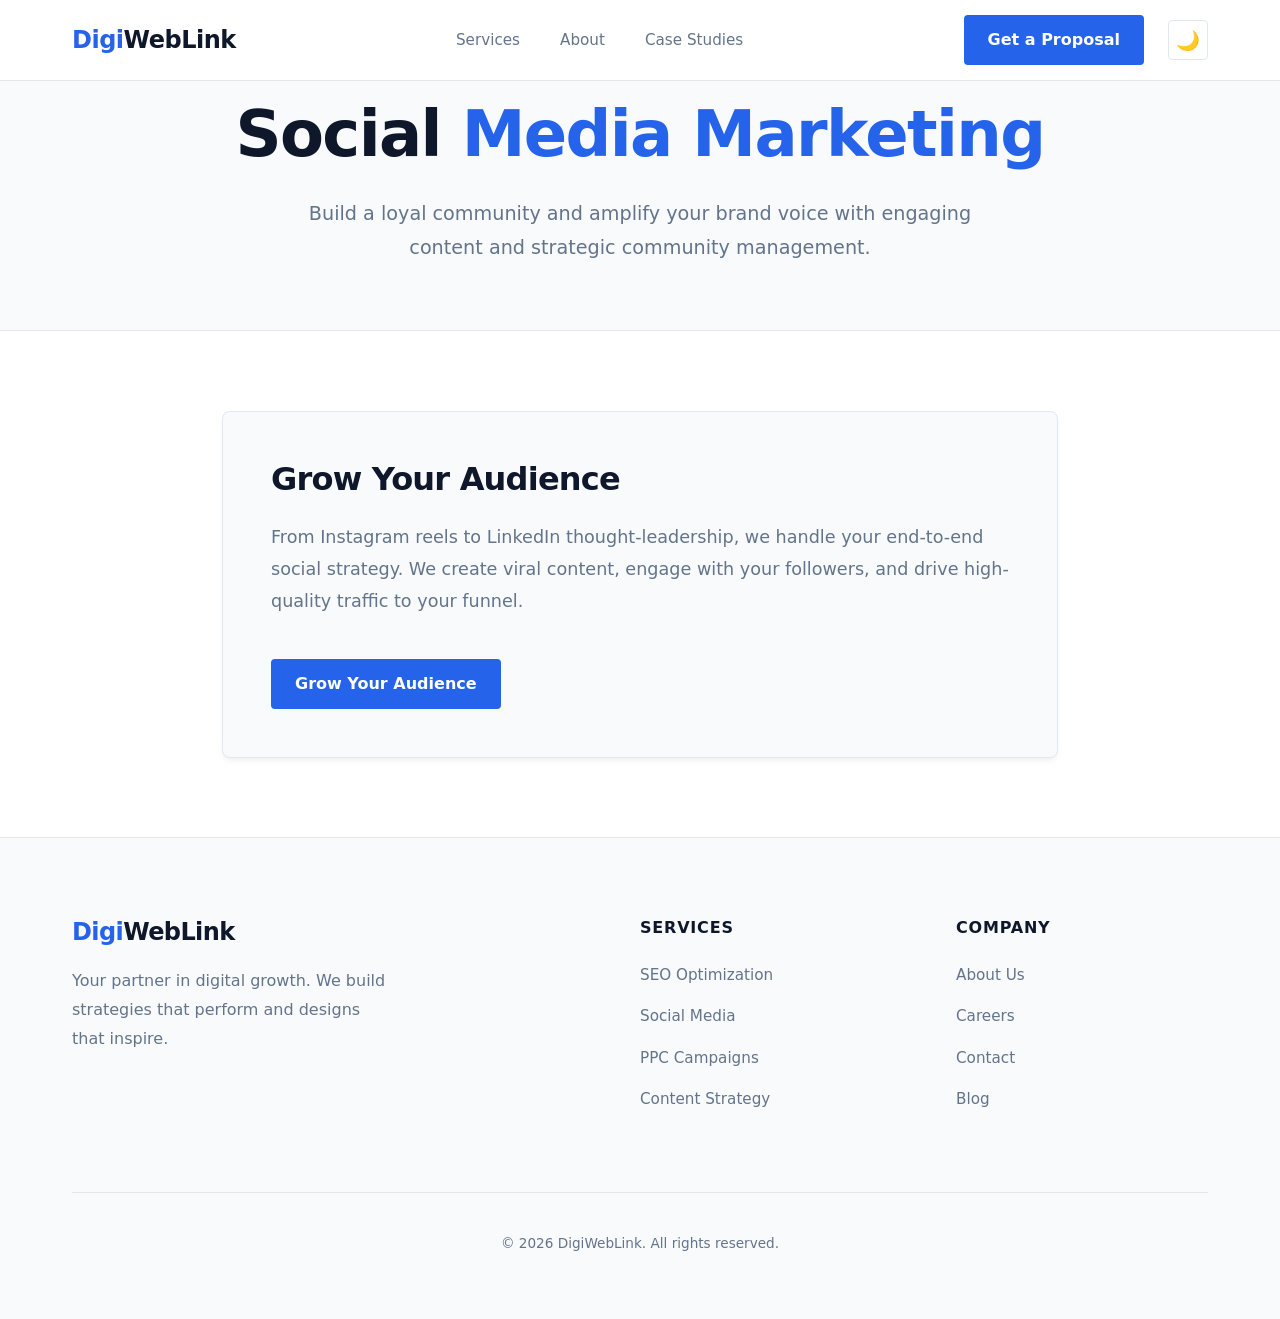
<file: social-media.html>
<!DOCTYPE html>
<html lang="en">
<head>
  <meta charset="UTF-8">
  <meta name="viewport" content="width=device-width, initial-scale=1.0">
  <title>Social Media | DigiWebLink</title>
  <link rel="stylesheet" href="css/global.css">
  <link rel="stylesheet" href="css/layout/header.css">
  <link rel="stylesheet" href="css/layout/footer.css">
  <link rel="stylesheet" href="css/pages/about.css">
  <script>
    (function() {
      try {
        var savedTheme = localStorage.getItem('theme');
        if (savedTheme) { document.documentElement.setAttribute('data-theme', savedTheme); } 
        else { document.documentElement.setAttribute('data-theme', window.matchMedia('(prefers-color-scheme: dark)').matches ? 'dark' : 'light'); }
      } catch (e) {}
    })();
  </script>
</head>
<body>
  <header class="header">
    <div class="container header-container">
      <a href="index.html" class="logo"><span class="text-highlight">Digi</span>WebLink</a>
      <nav class="nav-links">
        <a href="services.html" class="nav-link">Services</a>
        <a href="about.html" class="nav-link">About</a>
        <a href="case-studies.html" class="nav-link">Case Studies</a>
      </nav>
      <div class="header-actions">
        <a href="contact.html" class="btn btn-primary">Get a Proposal</a>
        <button id="theme-toggle" class="theme-toggle" aria-label="Toggle Dark/Light Mode">🌙</button>
      </div>
    </div>
  </header>

  <main class="page-wrapper">
    <section class="about-hero">
      <div class="container about-container animate-fade-in">
        <h1 class="about-title">Social <span class="text-highlight">Media Marketing</span></h1>
        <p class="about-subtitle">Build a loyal community and amplify your brand voice with engaging content and strategic community management.</p>
      </div>
    </section>
    <section class="about-content container">
      <div class="pro-card about-card scroll-animate delay-1">
        <h2>Grow Your Audience</h2>
        <p>From Instagram reels to LinkedIn thought-leadership, we handle your end-to-end social strategy. We create viral content, engage with your followers, and drive high-quality traffic to your funnel.</p>
        <br>
        <a href="contact.html" class="btn btn-primary">Grow Your Audience</a>
      </div>
    </section>
  </main>

  <footer class="footer">
    <div class="container">
      <div class="footer-grid">
        <div class="footer-brand">
          <h2 class="footer-logo"><span class="text-highlight">Digi</span>WebLink</h2>
          <p class="footer-desc">Your partner in digital growth. We build strategies that perform and designs that inspire.</p>
        </div>
        <div class="footer-links">
          <h4 class="footer-heading">Services</h4>
          <ul>
            <li><a href="seo-optimization.html">SEO Optimization</a></li>
            <li><a href="social-media.html">Social Media</a></li>
            <li><a href="ppc-campaigns.html">PPC Campaigns</a></li>
            <li><a href="content-strategy.html">Content Strategy</a></li>
          </ul>
        </div>
        <div class="footer-links">
          <h4 class="footer-heading">Company</h4>
          <ul>
            <li><a href="about.html">About Us</a></li>
            <li><a href="careers.html">Careers</a></li>
            <li><a href="contact.html">Contact</a></li>
            <li><a href="blog.html">Blog</a></li>
          </ul>
        </div>
      </div>
      <div class="footer-bottom">
        <p>&copy; 2026 DigiWebLink. All rights reserved.</p>
      </div>
    </div>
  </footer>
  <script src="js/script.js"></script>
</body>
</html>
</file>
<file: css/global.css>
/* ==========================================================================
   Global Variables & Theme (Corporate / Professional)
   ========================================================================== */
:root {
  --font-sans: system-ui, -apple-system, BlinkMacSystemFont, "Segoe UI", Roboto, Helvetica, Arial, sans-serif;
  --transition-speed: 0.25s;
}

/* LIGHT THEME (Corporate Clean) */
[data-theme='light'] {
  --background: #ffffff;
  --foreground: #1e293b;
  --primary: #0f172a; /* Deep Navy / Charcoal */
  --primary-hover: #334155;
  --secondary: #2563eb; /* Corporate Blue Accent */
  --secondary-hover: #1d4ed8;
  --text-muted: #64748b;
  --surface: #f8fafc;
  --border: #e2e8f0;
  --card-shadow: 0 4px 6px -1px rgba(0, 0, 0, 0.05), 0 2px 4px -1px rgba(0, 0, 0, 0.03);
  --card-shadow-hover: 0 10px 15px -3px rgba(0, 0, 0, 0.1), 0 4px 6px -2px rgba(0, 0, 0, 0.05);
}

/* DARK THEME (Sleek Midnight) */
@media (prefers-color-scheme: dark) {
  :root:not([data-theme='light']) {
    --background: #0f172a;
    --foreground: #f1f5f9;
    --primary: #ffffff;
    --primary-hover: #e2e8f0;
    --secondary: #3b82f6; 
    --secondary-hover: #60a5fa;
    --text-muted: #94a3b8;
    --surface: #1e293b;
    --border: #334155;
    --card-shadow: 0 4px 6px -1px rgba(0, 0, 0, 0.2), 0 2px 4px -1px rgba(0, 0, 0, 0.1);
    --card-shadow-hover: 0 10px 15px -3px rgba(0, 0, 0, 0.3), 0 4px 6px -2px rgba(0, 0, 0, 0.2);
  }
}

[data-theme='dark'] {
  --background: #0f172a;
  --foreground: #f1f5f9;
  --primary: #ffffff;
  --primary-hover: #e2e8f0;
  --secondary: #3b82f6; 
  --secondary-hover: #60a5fa;
  --text-muted: #94a3b8;
  --surface: #1e293b;
  --border: #334155;
  --card-shadow: 0 4px 6px -1px rgba(0, 0, 0, 0.2), 0 2px 4px -1px rgba(0, 0, 0, 0.1);
  --card-shadow-hover: 0 10px 15px -3px rgba(0, 0, 0, 0.3), 0 4px 6px -2px rgba(0, 0, 0, 0.2);
}

/* ==========================================================================
   Reset & Base Styles
   ========================================================================== */
* {
  box-sizing: border-box;
  margin: 0;
  padding: 0;
}

body {
  background-color: var(--background);
  color: var(--foreground);
  font-family: var(--font-sans);
  line-height: 1.6;
  -webkit-font-smoothing: antialiased;
  -moz-osx-font-smoothing: grayscale;
  transition: background-color var(--transition-speed) ease, color var(--transition-speed) ease;
}

a {
  color: var(--secondary);
  text-decoration: none;
  transition: color var(--transition-speed) ease;
}

a:hover {
  color: var(--secondary-hover);
}

button {
  cursor: pointer;
  border: none;
  background: none;
  font-family: inherit;
}

h1, h2, h3, h4, h5, h6 {
  font-weight: 700;
  line-height: 1.2;
  margin-bottom: 1rem;
  letter-spacing: -0.025em;
  color: var(--primary);
}

p {
  margin-bottom: 1rem;
}

/* Utilities */
.container {
  max-width: 1200px;
  margin: 0 auto;
  padding: 0 2rem;
}

.text-center {
  text-align: center;
}

/* Professional Card Style (replaces glass-panel) */
.pro-card {
  background-color: var(--surface);
  border: 1px solid var(--border);
  border-radius: 8px;
  box-shadow: var(--card-shadow);
  transition: transform var(--transition-speed) ease, box-shadow var(--transition-speed) ease;
}

.pro-card:hover {
  transform: translateY(-4px);
  box-shadow: var(--card-shadow-hover);
}

/* Highlight Text (replaces gradient text) */
.text-highlight {
  color: var(--secondary);
}

/* Animations (Scroll Triggered) */
.scroll-animate {
  opacity: 0;
  transform: translateY(30px);
  transition: opacity 0.8s cubic-bezier(0.16, 1, 0.3, 1), transform 0.8s cubic-bezier(0.16, 1, 0.3, 1);
  will-change: opacity, transform;
}

.scroll-animate.is-visible {
  opacity: 1;
  transform: translateY(0);
}

/* Staggered Delays for Grids */
.delay-1 { transition-delay: 0.1s; }
.delay-2 { transition-delay: 0.2s; }
.delay-3 { transition-delay: 0.3s; }
.delay-4 { transition-delay: 0.4s; }

/* Immediate Hero Fade */
@keyframes heroFadeUp {
  from { opacity: 0; transform: translateY(20px); }
  to { opacity: 1; transform: translateY(0); }
}

.animate-fade-in {
  animation: heroFadeUp 1s cubic-bezier(0.16, 1, 0.3, 1) forwards;
}

/* Standard Buttons */
.btn {
  display: inline-flex;
  align-items: center;
  justify-content: center;
  padding: 0.75rem 1.5rem;
  border-radius: 4px; /* Professional square corners */
  font-weight: 600;
  transition: all var(--transition-speed) ease;
  text-decoration: none;
}

.btn-primary {
  background-color: var(--secondary);
  color: #ffffff;
}

.btn-primary:hover {
  background-color: var(--secondary-hover);
  color: #ffffff;
}

[data-theme='dark'] .btn-primary {
  color: #0f172a;
}
[data-theme='dark'] .btn-primary:hover {
  color: #0f172a;
}

.btn-secondary {
  background-color: transparent;
  color: var(--foreground);
  border: 2px solid var(--border);
}

.btn-secondary:hover {
  background-color: var(--surface);
  border-color: var(--secondary);
  color: var(--secondary);
}
</file>
<file: css/layout/header.css>
/* ==========================================================================
   Header Styles
   ========================================================================== */
.header {
  position: fixed;
  top: 0;
  left: 0;
  width: 100%;
  z-index: 1000;
  background-color: var(--background);
  border-bottom: 1px solid var(--border);
  transition: background-color var(--transition-speed) ease;
}

.header-container {
  display: flex;
  justify-content: space-between;
  align-items: center;
  height: 80px;
}

.logo {
  font-size: 1.5rem;
  font-weight: 800;
  color: var(--primary);
  text-decoration: none;
  letter-spacing: -0.5px;
}

.logo:hover {
  color: var(--primary);
}

.nav-links {
  display: flex;
  gap: 2.5rem;
}

.nav-link {
  font-weight: 500;
  color: var(--text-muted);
  font-size: 0.95rem;
  text-decoration: none;
}

.nav-link:hover {
  color: var(--secondary);
}

.header-actions {
  display: flex;
  align-items: center;
  gap: 1.5rem;
}

.theme-toggle {
  background: transparent;
  border: 1px solid var(--border);
  border-radius: 4px;
  width: 40px;
  height: 40px;
  display: flex;
  align-items: center;
  justify-content: center;
  font-size: 1.2rem;
  color: var(--foreground);
  transition: all var(--transition-speed) ease;
}

.theme-toggle:hover {
  background-color: var(--surface);
  border-color: var(--secondary);
}

@media (max-width: 768px) {
  .nav-links { display: none; }
}
</file>
<file: css/layout/footer.css>
/* ==========================================================================
   Footer Styles
   ========================================================================== */
.footer {
  background-color: var(--surface);
  padding: 5rem 0 3rem;
  border-top: 1px solid var(--border);
}

.footer-grid {
  display: grid;
  grid-template-columns: 2fr 1fr 1fr;
  gap: 4rem;
  margin-bottom: 4rem;
}

.footer-logo {
  font-size: 1.5rem;
  margin-bottom: 1.25rem;
  color: var(--primary);
}

.footer-desc {
  color: var(--text-muted);
  max-width: 320px;
  line-height: 1.8;
}

.footer-heading {
  font-size: 1rem;
  text-transform: uppercase;
  letter-spacing: 0.05em;
  color: var(--primary);
  margin-bottom: 1.5rem;
}

.footer-links ul {
  list-style: none;
}

.footer-links li {
  margin-bottom: 1rem;
}

.footer-links a {
  color: var(--text-muted);
  font-size: 0.95rem;
}

.footer-links a:hover {
  color: var(--secondary);
}

.footer-bottom {
  text-align: center;
  padding-top: 2.5rem;
  border-top: 1px solid var(--border);
  color: var(--text-muted);
  font-size: 0.85rem;
}

@media (max-width: 768px) {
  .footer-grid {
    grid-template-columns: 1fr;
    gap: 2.5rem;
  }
}
</file>
<file: css/pages/home.css>
/* ==========================================================================
   Home Page Styles
   ========================================================================== */
.page-wrapper {
  padding-top: 80px; /* Offset for fixed header */
}

/* Hero Section */
.hero {
  position: relative;
  min-height: calc(100vh - 80px);
  display: flex;
  align-items: center;
  justify-content: center;
  background-color: var(--background);
}

.hero-container {
  text-align: center;
  max-width: 850px;
}

.hero-title {
  font-size: clamp(3rem, 6vw, 5rem);
  line-height: 1.1;
  margin-bottom: 1.5rem;
}

.hero-subtitle {
  font-size: 1.25rem;
  color: var(--text-muted);
  margin-bottom: 3rem;
  max-width: 650px;
  margin-left: auto;
  margin-right: auto;
  line-height: 1.8;
}

.hero-cta {
  display: flex;
  gap: 1.5rem;
  justify-content: center;
}

.btn-lg {
  padding: 1rem 2.5rem;
  font-size: 1.1rem;
}

@media (max-width: 640px) {
  .hero-cta { flex-direction: column; padding: 0 1.5rem; }
}

/* Services Summary Section */
.services-summary {
  padding: 8rem 0;
  background-color: var(--surface);
  border-top: 1px solid var(--border);
}

.section-header {
  text-align: center;
  margin-bottom: 5rem;
}

.section-title {
  font-size: 2.5rem;
  margin-bottom: 1rem;
}

.section-subtitle {
  color: var(--text-muted);
  font-size: 1.1rem;
  max-width: 600px;
  margin: 0 auto;
}

.services-grid {
  display: grid;
  grid-template-columns: repeat(auto-fit, minmax(280px, 1fr));
  gap: 2.5rem;
}

.service-card {
  padding: 3rem 2rem;
  text-align: left;
}

.service-icon {
  font-size: 2.5rem;
  margin-bottom: 1.5rem;
  color: var(--secondary);
}

.service-title {
  font-size: 1.25rem;
  margin-bottom: 1rem;
}

.service-desc {
  color: var(--text-muted);
  font-size: 1rem;
  line-height: 1.7;
}
</file>
<file: css/pages/about.css>
/* ==========================================================================
   About Page Styles
   ========================================================================== */
.about-hero {
  padding: 6rem 0 4rem;
  text-align: center;
  border-bottom: 1px solid var(--border);
  background-color: var(--surface);
}

.about-title {
  font-size: clamp(2.5rem, 5vw, 4rem);
  margin-bottom: 1.5rem;
}

.about-subtitle {
  font-size: 1.2rem;
  color: var(--text-muted);
  max-width: 700px;
  margin: 0 auto;
  line-height: 1.8;
}

.about-content {
  display: flex;
  flex-direction: column;
  gap: 3rem;
  padding: 5rem 2rem;
  max-width: 900px;
}

.about-card {
  padding: 3rem;
}

.about-card h2 {
  font-size: 2rem;
  margin-bottom: 1.5rem;
}

.about-card p {
  font-size: 1.1rem;
  color: var(--text-muted);
  line-height: 1.8;
}

.about-card ul {
  list-style-type: none;
}

.about-card li {
  font-size: 1.1rem;
  color: var(--text-muted);
  margin-bottom: 1.25rem;
  padding-left: 2rem;
  position: relative;
  line-height: 1.7;
}

.about-card li::before {
  content: '■'; /* Professional solid square bullet */
  position: absolute;
  left: 0;
  color: var(--secondary);
  font-size: 0.8rem;
  top: 0.4rem;
}

.about-card li strong {
  color: var(--foreground);
}
</file>
<file: css/pages/case-studies.css>
/* ==========================================================================
   Case Studies Page Styles
   ========================================================================== */
.case-studies-header {
  padding: 6rem 0 4rem;
  text-align: center;
  border-bottom: 1px solid var(--border);
  background-color: var(--surface);
}

.case-studies-grid {
  display: grid;
  grid-template-columns: repeat(auto-fit, minmax(350px, 1fr));
  gap: 3rem;
  padding: 5rem 2rem;
}

.case-study-card {
  padding: 3rem;
  display: flex;
  flex-direction: column;
}

.case-study-card h3 {
  font-size: 1.5rem;
  margin-bottom: 0.5rem;
  color: var(--foreground);
}

.case-study-card h4 {
  font-size: 1.25rem;
  color: var(--secondary);
  margin-bottom: 1.5rem;
}

.case-study-card p {
  color: var(--text-muted);
  margin-bottom: 2.5rem;
  line-height: 1.8;
  flex-grow: 1;
}

.case-study-card .btn {
  align-self: flex-start;
}
</file>
<file: css/pages/contact.css>
/* ==========================================================================
   Contact Page Styles
   ========================================================================== */
.contact-header {
  padding: 6rem 0 4rem;
  text-align: center;
  border-bottom: 1px solid var(--border);
  background-color: var(--surface);
}

.contact-title {
  font-size: clamp(2.5rem, 5vw, 4rem);
  margin-bottom: 1.5rem;
}

.contact-subtitle {
  font-size: 1.2rem;
  color: var(--text-muted);
  max-width: 600px;
  margin: 0 auto;
}

.contact-grid {
  display: grid;
  grid-template-columns: 1fr 1.5fr;
  gap: 3rem;
  padding: 5rem 2rem;
}

.contact-info {
  padding: 3rem;
  height: fit-content;
}

.contact-info h3 {
  font-size: 1.5rem;
  margin-bottom: 1rem;
}

.contact-info > p {
  color: var(--text-muted);
  margin-bottom: 2.5rem;
  line-height: 1.6;
}

.info-item {
  display: flex;
  gap: 1.25rem;
  margin-bottom: 2rem;
}

.info-item .icon {
  font-size: 1.5rem;
  color: var(--secondary);
}

.info-item strong {
  display: block;
  margin-bottom: 0.25rem;
  color: var(--foreground);
  font-size: 1.05rem;
}

.info-item p {
  color: var(--text-muted);
  margin: 0;
  line-height: 1.5;
}

.contact-form-wrapper {
  padding: 3rem;
}

.contact-form {
  display: flex;
  flex-direction: column;
  gap: 1.5rem;
}

.form-group {
  display: flex;
  flex-direction: column;
  gap: 0.5rem;
}

.form-group label {
  font-weight: 600;
  font-size: 0.95rem;
  color: var(--foreground);
}

.form-group input,
.form-group select,
.form-group textarea {
  padding: 1rem;
  border-radius: 4px;
  border: 1px solid var(--border);
  background-color: var(--background);
  color: var(--foreground);
  font-family: inherit;
  font-size: 1rem;
  transition: border-color var(--transition-speed) ease, box-shadow var(--transition-speed) ease;
}

.form-group input:focus,
.form-group select:focus,
.form-group textarea:focus {
  outline: none;
  border-color: var(--secondary);
  box-shadow: 0 0 0 3px rgba(37, 99, 235, 0.1);
}

.submit-btn {
  width: 100%;
  margin-top: 1.5rem;
  padding: 1.25rem;
  font-size: 1.1rem;
}

@media (max-width: 768px) {
  .contact-grid { grid-template-columns: 1fr; }
}
</file>
